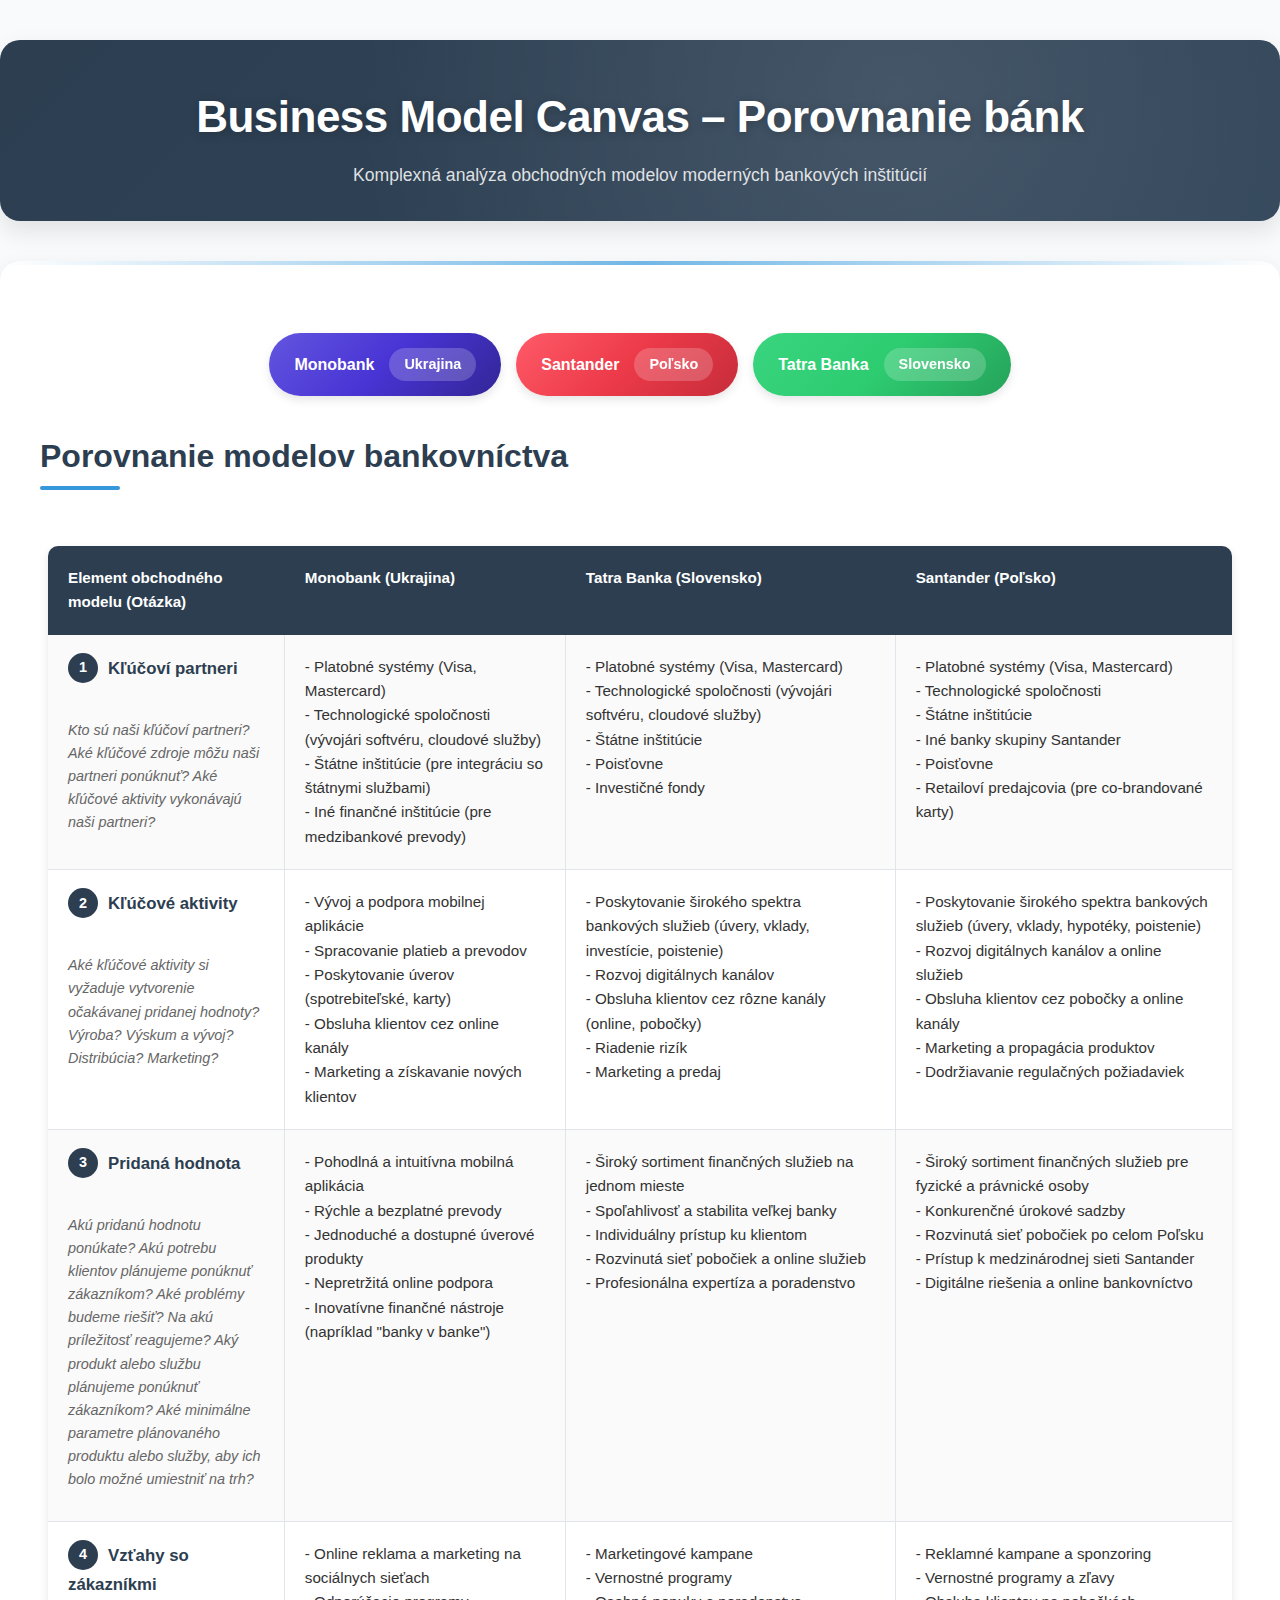
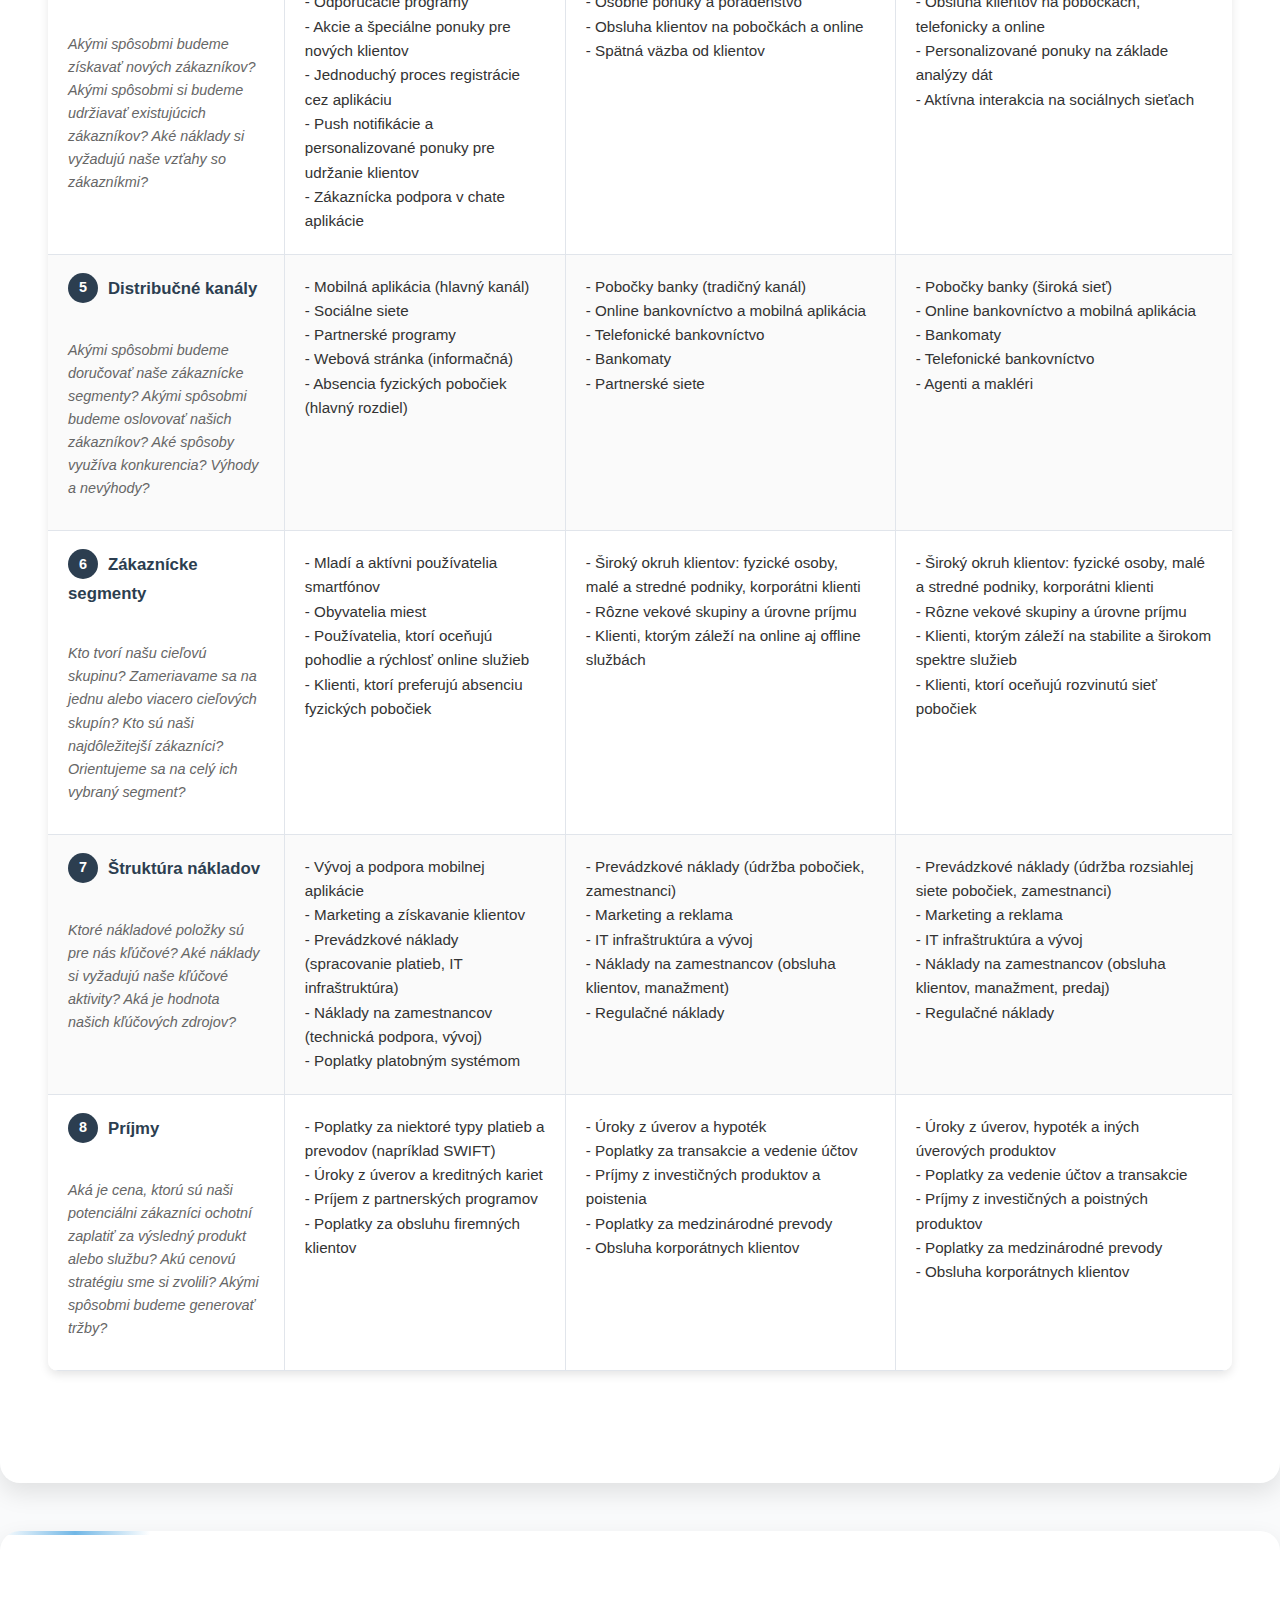
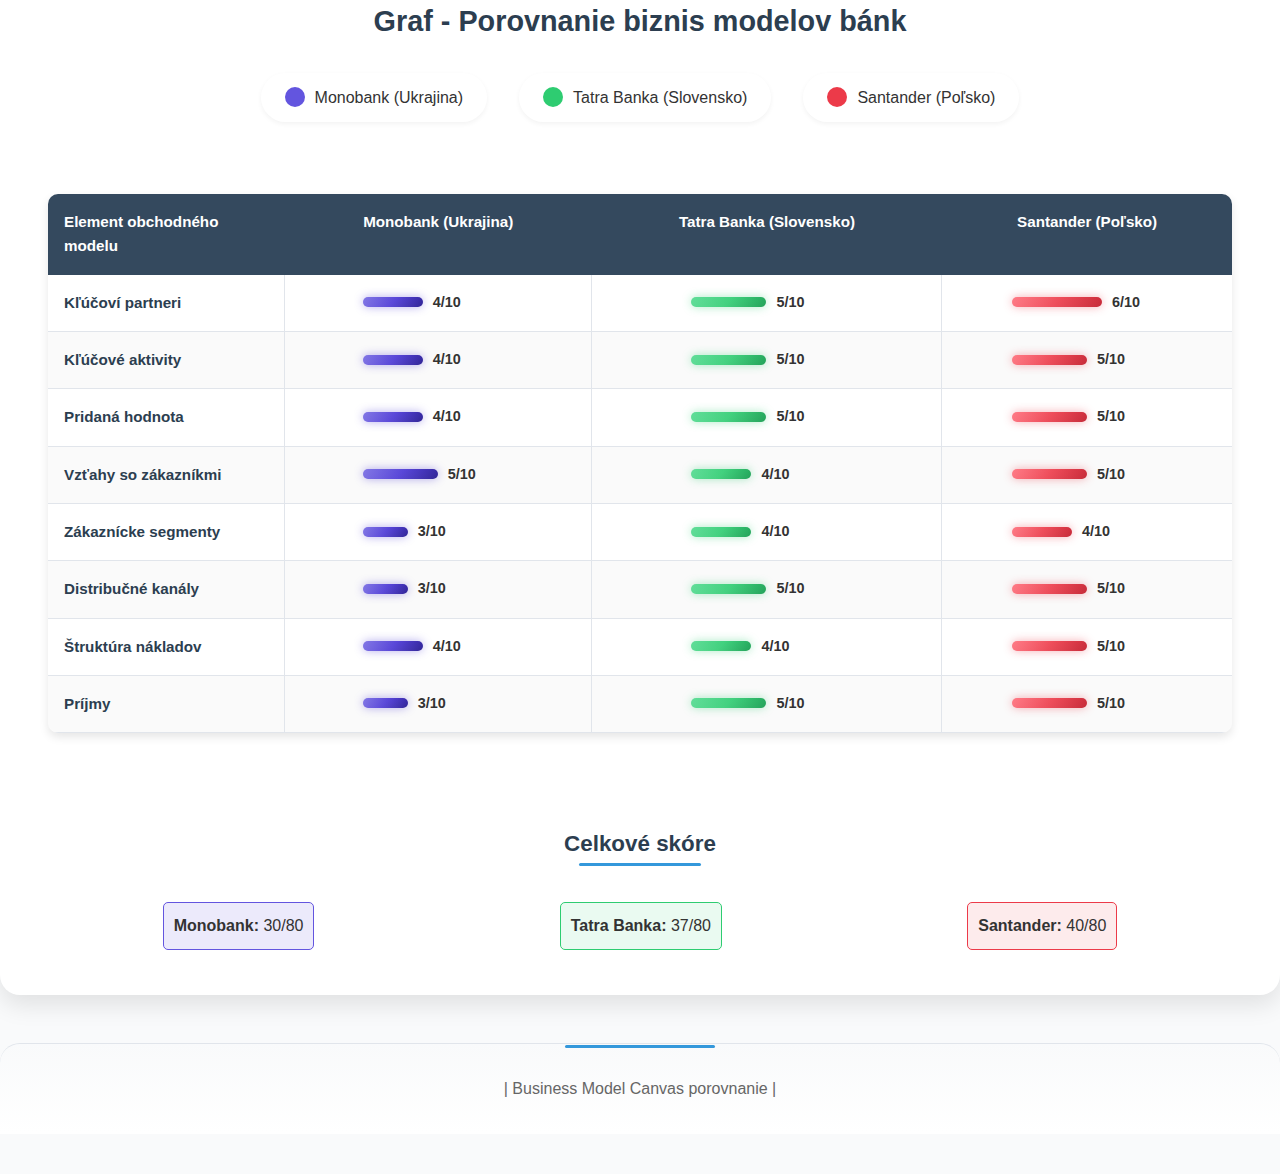
<file: index.html>
<!DOCTYPE html>
<html lang="sk">
<head>
    <meta charset="UTF-8">
    <meta name="viewport" content="width=device-width, initial-scale=1.0">
    <title>Business Model Canvas - Porovnanie bánk</title>
    <style>
        /* Основные переменные и настройки */
        :root {
    /* 🔮 Monobank */
    --monobank-color: #6355df;
    --monobank-color-dark: #322696;
    --monobank-gradient: linear-gradient(135deg, #6355df 0%, #4834d4 50%, #322696 100%);
    --monobank-silver: #c0c0c0;
    --monobank-black: #000000;
    --monobank-white: #ffffff;

    /* 🌿 Tatra banka */
    --tatra-color: #2ecc71;
    --tatra-gradient: linear-gradient(135deg, #39d57f 0%, #2ecc71 50%, #25a25a 100%);
    --tatra-darkgray: #333333;
    --tatra-white: #ffffff;

    /* 🔴 Santander */
    --santander-color: #ec3a49;
    --santander-gradient: linear-gradient(135deg, #ff5a68 0%, #ec3a49 50%, #c62c3a 100%);
    --santander-white: #ffffff;
    --santander-darkgray: #2c2c2c;

            
            /* Цветовая схема сайта */
            --primary-color: #2c3e50;
            --secondary-color: #34495e;
            --accent-color: #3498db;
            --bg-color: #f9fafb;
            --card-bg: #ffffff;
            --text-color: #333;
            --text-light: #666;
            --border-color: #e1e5eb;
            --header-bg: #f8f9fa;
            
            /* Тени */
            --shadow-sm: 0 2px 5px rgba(0, 0, 0, 0.05);
            --shadow-md: 0 4px 10px rgba(0, 0, 0, 0.1);
            --shadow-lg: 0 10px 25px rgba(0, 0, 0, 0.1);
            --shadow-hover: 0 15px 35px rgba(0, 0, 0, 0.1);
            
            /* Анимация */
            --transition-fast: 0.2s ease;
            --transition-normal: 0.3s ease;
            --transition-slow: 0.5s ease;
}

        /* Сброс и основные стили */
        * {
            box-sizing: border-box;
            margin: 0;
            padding: 0;
        }

        body {
            font-family: 'Inter', 'Segoe UI', -apple-system, BlinkMacSystemFont, Roboto, sans-serif;
            line-height: 1.6;
            color: var(--text-color);
            background: var(--bg-color);
            padding: 0;
            overflow-x: hidden;
            font-size: 16px;
        }

        /* Стили типографики */
        h1, h2, h3, h4, h5, h6 {
            font-weight: 700;
            line-height: 1.3;
            margin-bottom: 1rem;
            color: var(--primary-color);
        }

        h1 {
            font-size: 2.5rem;
            letter-spacing: -0.5px;
            margin-bottom: 1.5rem;
            text-align: center;
            background: linear-gradient(90deg, var(--primary-color), var(--accent-color));
            -webkit-background-clip: text;
            -webkit-text-fill-color: transparent;
            background-clip: text;
            text-fill-color: transparent;
        }

        h2 {
            font-size: 2rem;
            margin: 2.5rem 0 1.5rem;
            position: relative;
            padding-bottom: 0.75rem;
        }

        h2::after {
            content: '';
            position: absolute;
            bottom: 0;
            left: 0;
            width: 80px;
            height: 4px;
            background: var(--accent-color);
            border-radius: 2px;
        }

        h3 {
            font-size: 1.5rem;
            margin: 2rem 0 1rem;
        }

        h4 {
            font-size: 1.25rem;
            margin: 1.5rem 0 1rem;
        }

        /* Макет и контейнеры */
        .container {
            max-width: 1400px;
            margin: 2.5rem auto;
            padding: 0;
            background: transparent;
        }

        .content-wrapper {
            background: var(--card-bg);
            border-radius: 20px;
            box-shadow: var(--shadow-lg);
            padding: 2.5rem;
            margin-bottom: 2.5rem;
            transform: translateY(0);
            transition: transform var(--transition-normal), box-shadow var(--transition-normal);
        }

        .content-wrapper:hover {
            box-shadow: var(--shadow-hover);
            transform: translateY(-5px);
        }

        /* Шапка страницы */
        .header {
            text-align: center;
            padding: 3rem 1.5rem 2rem;
            background: linear-gradient(135deg, var(--primary-color), var(--secondary-color));
            margin-bottom: 2.5rem;
            border-radius: 20px;
            position: relative;
            overflow: hidden;
            box-shadow: var(--shadow-lg);
        }

        .header::before {
            content: '';
            position: absolute;
            top: 0;
            left: 0;
            right: 0;
            bottom: 0;
            background: radial-gradient(circle at 70% 30%, rgba(255, 255, 255, 0.1) 0%, rgba(255, 255, 255, 0) 60%);
        }

        .header h1 {
            color: white;
            background: transparent;
            -webkit-text-fill-color: white;
            text-fill-color: white;
            margin-bottom: 1rem;
            position: relative;
            font-size: 2.75rem;
            text-shadow: 0 2px 10px rgba(0, 0, 0, 0.2);
        }

        .header p {
            color: rgba(255, 255, 255, 0.85);
            max-width: 700px;
            margin: 0 auto;
            font-size: 1.1rem;
        }

        /* Индикаторы банков */
        .bank-indicators {
            display: flex;
            flex-wrap: wrap;
            justify-content: center;
            gap: 15px;
            margin: 2rem 0;
        }

        .bank-indicator {
            padding: 15px 25px;
            border-radius: 50px;
            font-weight: 700;
            display: flex;
            align-items: center;
            color: white;
            transition: transform var(--transition-fast), box-shadow var(--transition-fast);
            box-shadow: var(--shadow-md);
            position: relative;
            overflow: hidden;
        }

        .bank-indicator::before {
            content: '';
            position: absolute;
            top: 0;
            left: 0;
            right: 0;
            bottom: 0;
            background: rgba(255, 255, 255, 0.1);
            opacity: 0;
            transition: opacity var(--transition-fast);
        }

        .bank-indicator:hover {
            transform: translateY(-5px);
            box-shadow: var(--shadow-lg);
        }

        .bank-indicator:hover::before {
            opacity: 1;
        }

        .bank-indicator .score {
            margin-left: 15px;
            padding: 5px 15px;
            background: rgba(255, 255, 255, 0.2);
            border-radius: 20px;
            font-size: 0.9em;
            backdrop-filter: blur(5px);
            -webkit-backdrop-filter: blur(5px);
            transition: background var(--transition-fast);
        }

        .bank-indicator:hover .score {
            background: rgba(255, 255, 255, 0.3);
        }

        .monobank {
            background: var(--monobank-gradient);
        }

        .tatra {
            background: var(--tatra-gradient);
        }

        .santander {
            background: var(--santander-gradient);
        }

        /* Таблица сравнения */
        .table-container {
            overflow-x: auto;
            margin-bottom: 2.5rem;
            padding: 0.5rem;
        }

        table {
            width: 100%;
            border-collapse: separate;
            border-spacing: 0;
            margin: 1.5rem 0;
            font-size: 0.95rem;
            border-radius: 10px;
            overflow: hidden;
            box-shadow: var(--shadow-md);
            counter-reset: row-num;
        }

        th, td {
            padding: 1.25rem;
            text-align: left;
            border: none;
            vertical-align: top;
            position: relative;
        }

        th {
            background-color: var(--primary-color);
            color: white;
            font-weight: 600;
            position: sticky;
            top: 0;
            z-index: 10;
        }

        th:first-child {
            width: 20%;
        }

        tr {
            background-color: var(--card-bg);
            transition: background-color var(--transition-fast);
        }

        tr:nth-child(even) {
            background-color: rgba(0, 0, 0, 0.02);
        }

        tr:hover {
            background-color: rgba(52, 152, 219, 0.05);
        }

        td {
            border-bottom: 1px solid var(--border-color);
        }

        td:not(:last-child) {
            border-right: 1px solid var(--border-color);
        }

        td strong {
            display: block;
            margin-bottom: 10px;
            color: var(--primary-color);
            font-size: 1.05rem;
        }

        td em {
            font-size: 0.9rem;
            color: var(--text-light);
            display: block;
            margin-bottom: 10px;
            font-style: italic;
        }

        td ul {
            padding-left: 1.5rem;
            margin: 0.5rem 0;
        }

        td li {
            margin-bottom: 0.5rem;
        }

        /* Счетчик строк таблицы (для правильной нумерации) */
        tbody tr td:first-child {
            counter-increment: row-num;
        }

        tbody tr td:first-child strong::before {
            content: counter(row-num);
            display: inline-flex;
            align-items: center;
            justify-content: center;
            width: 30px;
            height: 30px;
            background-color: var(--primary-color);
            color: white;
            border-radius: 50%;
            margin-right: 10px;
            font-size: 0.9rem;
            position: relative;
            top: -2px;
        }

        /* График сравнения */
        .chart-section {
            margin: 3rem 0;
            background-color: var(--card-bg);
            padding: 2.5rem;
            border-radius: 20px;
            box-shadow: var(--shadow-lg);
            position: relative;
            overflow: hidden;
        }

        .chart-section::after {
            content: '';
            position: absolute;
            top: 0;
            right: 0;
            width: 150px;
            height: 150px;
            background: linear-gradient(135deg, rgba(52, 152, 219, 0.1), rgba(52, 152, 219, 0));
            border-radius: 0 0 0 150px;
            z-index: 0;
        }

        .chart-section h3 {
            position: relative;
            text-align: center;
            font-size: 1.8rem;
            margin-bottom: 2rem;
            z-index: 1;
        }

        .chart-legend {
            display: flex;
            justify-content: center;
            flex-wrap: wrap;
            gap: 2rem;
            margin: 1.5rem 0 2.5rem;
            z-index: 1;
            position: relative;
        }

        .legend-item {
            display: flex;
            align-items: center;
            padding: 0.75rem 1.5rem;
            background: white;
            border-radius: 50px;
            box-shadow: var(--shadow-sm);
            transition: transform var(--transition-fast), box-shadow var(--transition-fast);
        }

        .legend-item:hover {
            transform: translateY(-3px);
            box-shadow: var(--shadow-md);
        }

        .legend-color {
            width: 20px;
            height: 20px;
            margin-right: 10px;
            border-radius: 50%;
        }

        .chart-table {
            box-shadow: var(--shadow-md);
            border-radius: 10px;
            overflow: hidden;
            z-index: 1;
            position: relative;
        }

        .chart-table th, 
        .chart-table td {
            text-align: center;
            padding: 1rem;
        }

        .chart-table th {
            background-color: var(--secondary-color);
            font-weight: 600;
        }

        .chart-table th:first-child {
            text-align: left;
        }

        .chart-table td:first-child {
            text-align: left;
            font-weight: 600;
            color: var(--primary-color);
        }

        .chart-table tr:hover {
            background-color: rgba(52, 152, 219, 0.05);
        }

        /* Индикатор значения в таблице */
        .value-indicator {
            display: flex;
            align-items: center;
            justify-content: flex-start;
            margin: 0 auto;
            max-width: 150px;
            position: relative;
        }

        .value-bar {
            height: 10px;
            border-radius: 5px;
            margin-right: 10px;
            position: relative;
            overflow: hidden;
            transition: width var(--transition-slow), transform var(--transition-fast);
            transform-origin: left center;
        }

        .value-bar::after {
            content: '';
            position: absolute;
            top: 0;
            left: 0;
            right: 0;
            bottom: 0;
            background: linear-gradient(90deg, rgba(255, 255, 255, 0.2), rgba(255, 255, 255, 0));
            animation: shimmer 2s infinite;
        }

        @keyframes shimmer {
            0% { transform: translateX(-100%); }
            100% { transform: translateX(100%); }
        }

        .value-indicator:hover .value-bar {
            height: 12px;
            transform: scaleY(1.2);
        }

        .value-indicator span {
            font-weight: 600;
            font-size: 0.9rem;
        }

        .monobank-value {
            background: var(--monobank-gradient);
            box-shadow: 0 0 10px rgba(72, 52, 212, 0.4);
        }

        .tatra-value {
            background: var(--tatra-gradient);
            box-shadow: 0 0 10px rgba(46, 204, 113, 0.4);
        }

        .santander-value {
            background: var(--santander-gradient);
            box-shadow: 0 0 10px rgba(236, 58, 73, 0.4);
        }

        /* Общий результат */
        .chart-summary {
            margin-top: 3rem;
            text-align: center;
            position: relative;
            z-index: 1;
        }

        .chart-summary h4 {
            font-size: 1.4rem;
            margin-bottom: 1.5rem;
            position: relative;
            display: inline-block;
        }

        .chart-summary h4::after {
            content: '';
            position: absolute;
            bottom: -8px;
            left: 10%;
            width: 80%;
            height: 3px;
            background: var(--accent-color);
            border-radius: 3px;
        }

        .score-cards {
            display: flex;
            justify-content: space-around;
            flex-wrap: wrap;
            gap: 20px;
        }

        .score-card {
            padding: 1.5rem;
            border-radius: 15px;
            flex: 1;
            min-width: 200px;
            max-width: 300px;
            transition: transform var(--transition-normal), box-shadow var(--transition-normal);
            position: relative;
            overflow: hidden;
        }

        .score-card::before {
            content: '';
            position: absolute;
            top: 0;
            left: 0;
            right: 0;
            bottom: 0;
            background: rgba(255, 255, 255, 0.1);
            transform: translateY(100%);
            transition: transform var(--transition-normal);
        }

        .score-card:hover {
            transform: translateY(-10px);
            box-shadow: var(--shadow-lg);
        }

        .score-card:hover::before {
            transform: translateY(0);
        }

        .score-card strong {
            font-size: 1.2rem;
            margin-bottom: 0.5rem;
            display: block;
            color: white;
        }

        .score-card .score-value {
            font-size: 2rem;
            font-weight: 700;
            color: white;
        }

        .monobank-card {
            background: var(--monobank-gradient);
            box-shadow: 0 5px 15px rgba(72, 52, 212, 0.3);
        }

        .tatra-card {
            background: var(--tatra-gradient);
            box-shadow: 0 5px 15px rgba(46, 204, 113, 0.3);
        }

        .santander-card {
            background: var(--santander-gradient);
            box-shadow: 0 5px 15px rgba(236, 58, 73, 0.3);
        }

        /* Подвал */
        .footer {
            text-align: center;
            margin-top: 3rem;
            padding: 2rem 1rem;
            color: var(--text-light);
            border-top: 1px solid var(--border-color);
            position: relative;
            background: linear-gradient(to bottom, var(--bg-color), white);
            border-radius: 20px 20px 0 0;
        }

        .footer::before {
            content: '';
            position: absolute;
            top: 1px;
            left: 50%;
            transform: translateX(-50%);
            width: 150px;
            height: 3px;
            background: var(--accent-color);
            border-radius: 3px;
        }

        .footer p {
            margin: 0;
            font-weight: 500;
        }

        /* Анимация при загрузке страницы */
        @keyframes fadeInUp {
            from { opacity: 0; transform: translateY(20px); }
            to { opacity: 1; transform: translateY(0); }
        }

        .header, .bank-indicators, .content-wrapper, .chart-section, .footer {
            animation: fadeInUp var(--transition-slow) both;
        }

        .header { animation-delay: 0.1s; }
        .bank-indicators { animation-delay: 0.3s; }
        .content-wrapper { animation-delay: 0.5s; }
        .chart-section { animation-delay: 0.7s; }
        .footer { animation-delay: 0.9s; }

        /* Анимация прогресс-баров */
        @keyframes growBar {
            from { width: 0; }
        }

        .value-bar {
            animation: growBar 1.5s ease-out forwards;
        }

        /* Улучшенная версия общего результата */
        .chart-summary .score-cards {
            margin-top: 2rem;
        }

        /* Медиа-запросы */
        @media (max-width: 1200px) {
            .container {
                max-width: 95%;
            }
            
            h1 {
                font-size: 2.3rem;
            }
            
            h2 {
                font-size: 1.8rem;
            }
            
            .content-wrapper, .chart-section {
                padding: 2rem;
            }
        }

        @media (max-width: 992px) {
            h1 {
                font-size: 2rem;
            }
            
            h2 {
                font-size: 1.6rem;
            }
            
            h3 {
                font-size: 1.4rem;
            }
            
            .bank-indicator {
                padding: 12px 20px;
            }
            
            th, td {
                padding: 1rem;
            }
        }

        @media (max-width: 768px) {
            body {
                font-size: 15px;
            }
            
            h1 {
                font-size: 1.8rem;
            }
            
            h2 {
                font-size: 1.5rem;
            }
            
            h3 {
                font-size: 1.3rem;
            }
            
            .content-wrapper, .chart-section {
                padding: 1.5rem;
                border-radius: 15px;
            }
            
            .header {
                padding: 2rem 1rem;
            }
            
            .bank-indicator {
                width: 100%;
                max-width: 300px;
                justify-content: space-between;
            }
            
            th, td {
                padding: 0.8rem;
                font-size: 0.85rem;
            }
            
            td strong {
                font-size: 1rem;
            }
            
            .chart-table th, 
            .chart-table td {
                padding: 0.75rem 0.5rem;
            }
            
            .value-indicator {
                max-width: 120px;
            }
            
            .score-card {
                min-width: 150px;
                padding: 1.25rem;
            }
        }

        @media (max-width: 480px) {
            body {
                font-size: 14px;
            }
            
            .container {
                max-width: 100%;
                margin: 1rem auto;
            }
            
            h1 {
                font-size: 1.6rem;
            }
            
            h2 {
                font-size: 1.4rem;
            }
            
            .content-wrapper, .chart-section {
                padding: 1.25rem;
                border-radius: 12px;
            }
            
            td strong {
                font-size: 0.95rem;
            }
            
            td em {
                font-size: 0.8rem;
            }
            
            .chart-legend {
                gap: 1rem;
            }
            
            .legend-item {
                padding: 0.5rem 1rem;
                font-size: 0.85rem;
            }
            
            .legend-color {
                width: 15px;
                height: 15px;
            }
            
            .value-indicator span {
                font-size: 0.8rem;
            }
            
            .chart-summary h4 {
                font-size: 1.2rem;
            }
            
            .score-card {
                padding: 1rem;
            }
            
            .score-card strong {
                font-size: 1rem;
            }
            
            .score-card .score-value {
                font-size: 1.6rem;
            }
        }

        /* Дополнительные улучшения HTML-структуры */
        /* Добавьте эти классы в соответствующие элементы в HTML */

        /* Обертка для заголовка */
        .header {
            background-attachment: fixed;
        }

        /* Добавляем стили для общего обзора */
        .overview-section {
            background: white;
            padding: 2.5rem;
            border-radius: 20px;
            box-shadow: var(--shadow-lg);
            margin-bottom: 2.5rem;
            position: relative;
            overflow: hidden;
        }

        .overview-section::before {
            content: '';
            position: absolute;
            bottom: 0;
            right: 0;
            width: 200px;
            height: 200px;
            background: radial-gradient(circle at center, rgba(52, 152, 219, 0.1), transparent);
            border-radius: 50%;
            z-index: 0;
        }

        /* Горизонтальные линии для лучшей читаемости таблицы */
        tr:not(:last-child) td {
            border-bottom: 1px solid var(--border-color);
        }

        /* Анимированный прогресс для итоговых результатов */
        .circular-progress {
            position: relative;
            width: 120px;
            height: 120px;
            margin: 1rem auto;
            border-radius: 50%;
            display: flex;
            justify-content: center;
            align-items: center;
        }

        .progress-bg {
            position: absolute;
            width: 100%;
            height: 100%;
            border-radius: 50%;
            background: rgba(255, 255, 255, 0.2);
        }

        .progress-fill {
            position: absolute;
            width: 100%;
            height: 100%;
            border-radius: 50%;
            clip: rect(0, 60px, 120px, 0);
            transform: rotate(0deg);
            transform-origin: center;
            transition: transform 1.5s ease-out;
        }

        .monobank-card .progress-fill { 
            background-color: rgba(255, 255, 255, 0.3);
        }

        .tatra-card .progress-fill { 
            background-color: rgba(255, 255, 255, 0.3);
        }

        .santander-card .progress-fill { 
            background-color: rgba(255, 255, 255, 0.3);
        }

        .progress-value {
            position: relative;
            z-index: 2;
            font-size: 1.8rem;
            font-weight: 700;
            color: white;
        }

        /* Эффект наложения для более глубоких теней */
        .content-wrapper::after,
        .chart-section::after,
        .overview-section::after {
            content: '';
            position: absolute;
            top: 0;
            left: 0;
            right: 0;
            height: 4px;
            background: linear-gradient(90deg, transparent, var(--accent-color), transparent);
            opacity: 0.7;
        }

    </style>
</head>

<body>
    <div class="container">
        <div class="header">
            <h1>Business Model Canvas – Porovnanie bánk</h1>
            <p>Komplexná analýza obchodných modelov moderných bankových inštitúcií</p>
        </div>
        
        <div class="content-wrapper">
            <div class="bank-indicators">
                <div class="bank-indicator monobank">
                    Monobank <span class="score">Ukrajina</span>
                </div>
                <div class="bank-indicator santander">
                    Santander <span class="score">Poľsko</span>
                </div>
                <div class="bank-indicator tatra">
                    Tatra Banka <span class="score">Slovensko</span>
                </div>
            </div>
            
            <h2>Porovnanie modelov bankovníctva</h2>
            
            <div class="table-container">
                <table>
                    <tr>
                        <th>Element obchodného modelu (Otázka)</th>
                        <th>Monobank (Ukrajina)</th>
                        <th>Tatra Banka (Slovensko)</th>
                        <th>Santander (Poľsko)</th>
                    </tr>
                    <tr>
                        <td><strong>Kľúčoví partneri</strong><br><em>Kto sú naši kľúčoví partneri? Aké kľúčové zdroje môžu naši partneri ponúknuť? Aké kľúčové aktivity vykonávajú naši partneri?</em></td>
                        <td>- Platobné systémy (Visa, Mastercard)<br>- Technologické spoločnosti (vývojári softvéru, cloudové služby)<br>- Štátne inštitúcie (pre integráciu so štátnymi službami)<br>- Iné finančné inštitúcie (pre medzibankové prevody)</td>
                        <td>- Platobné systémy (Visa, Mastercard)<br>- Technologické spoločnosti (vývojári softvéru, cloudové služby)<br>- Štátne inštitúcie<br>- Poisťovne<br>- Investičné fondy</td>
                        <td>- Platobné systémy (Visa, Mastercard)<br>- Technologické spoločnosti<br>- Štátne inštitúcie<br>- Iné banky skupiny Santander<br>- Poisťovne<br>- Retailoví predajcovia (pre co-brandované karty)</td>
                    </tr>
                    <tr>
                        <td><strong>Kľúčové aktivity</strong><br><em>Aké kľúčové aktivity si vyžaduje vytvorenie očakávanej pridanej hodnoty? Výroba? Výskum a vývoj? Distribúcia? Marketing?</em></td>
                        <td>- Vývoj a podpora mobilnej aplikácie<br>- Spracovanie platieb a prevodov<br>- Poskytovanie úverov (spotrebiteľské, karty)<br>- Obsluha klientov cez online kanály<br>- Marketing a získavanie nových klientov</td>

<td>- Poskytovanie širokého spektra bankových služieb (úvery, vklady, investície, poistenie)<br>- Rozvoj digitálnych kanálov<br>- Obsluha klientov cez rôzne kanály (online, pobočky)<br>- Riadenie rizík<br>- Marketing a predaj</td>
                        <td>- Poskytovanie širokého spektra bankových služieb (úvery, vklady, hypotéky, poistenie)<br>- Rozvoj digitálnych kanálov a online služieb<br>- Obsluha klientov cez pobočky a online kanály<br>- Marketing a propagácia produktov<br>- Dodržiavanie regulačných požiadaviek</td>
                    </tr>
                    <tr>
                        <td><strong>Pridaná hodnota</strong><br><em>Akú pridanú hodnotu ponúkate? Akú potrebu klientov plánujeme ponúknuť zákazníkom? Aké problémy budeme riešiť? Na akú príležitosť reagujeme? Aký produkt alebo službu plánujeme ponúknuť zákazníkom? Aké minimálne parametre plánovaného produktu alebo služby, aby ich bolo možné umiestniť na trh?</em></td>
                        <td>- Pohodlná a intuitívna mobilná aplikácia<br>- Rýchle a bezplatné prevody<br>- Jednoduché a dostupné úverové produkty<br>- Nepretržitá online podpora<br>- Inovatívne finančné nástroje (napríklad "banky v banke")</td>
                        <td>- Široký sortiment finančných služieb na jednom mieste<br>- Spoľahlivosť a stabilita veľkej banky<br>- Individuálny prístup ku klientom<br>- Rozvinutá sieť pobočiek a online služieb<br>- Profesionálna expertíza a poradenstvo</td>
                        <td>- Široký sortiment finančných služieb pre fyzické a právnické osoby<br>- Konkurenčné úrokové sadzby<br>- Rozvinutá sieť pobočiek po celom Poľsku<br>- Prístup k medzinárodnej sieti Santander<br>- Digitálne riešenia a online bankovníctvo</td>
                    </tr>
                    <tr>
                        <td><strong>Vzťahy so zákazníkmi</strong><br><em>Akými spôsobmi budeme získavať nových zákazníkov? Akými spôsobmi si budeme udržiavať existujúcich zákazníkov? Aké náklady si vyžadujú naše vzťahy so zákazníkmi?</em></td>
                        <td>- Online reklama a marketing na sociálnych sieťach<br>- Odporúčacie programy<br>- Akcie a špeciálne ponuky pre nových klientov<br>- Jednoduchý proces registrácie cez aplikáciu<br>- Push notifikácie a personalizované ponuky pre udržanie klientov<br>- Zákaznícka podpora v chate aplikácie</td>
                        <td>- Marketingové kampane<br>- Vernostné programy<br>- Osobné ponuky a poradenstvo<br>- Obsluha klientov na pobočkách a online<br>- Spätná väzba od klientov</td>
                        <td>- Reklamné kampane a sponzoring<br>- Vernostné programy a zľavy<br>- Obsluha klientov na pobočkách, telefonicky a online<br>- Personalizované ponuky na základe analýzy dát<br>- Aktívna interakcia na sociálnych sieťach</td>
                    </tr>
                    <tr>
                        <td><strong>Distribučné kanály</strong><br><em>Akými spôsobmi budeme doručovať naše zákaznícke segmenty? Akými spôsobmi budeme oslovovať našich zákazníkov? Aké spôsoby využíva konkurencia? Výhody a nevýhody?</em></td>
                        <td>- Mobilná aplikácia (hlavný kanál)<br>- Sociálne siete<br>- Partnerské programy<br>- Webová stránka (informačná)<br>- Absencia fyzických pobočiek (hlavný rozdiel)</td>
                        <td>- Pobočky banky (tradičný kanál)<br>- Online bankovníctvo a mobilná aplikácia<br>- Telefonické bankovníctvo<br>- Bankomaty<br>- Partnerské siete</td>
                        <td>- Pobočky banky (široká sieť)<br>- Online bankovníctvo a mobilná aplikácia<br>- Bankomaty<br>- Telefonické bankovníctvo<br>- Agenti a makléri</td>
                    </tr>
                    <tr>
                        <td><strong>Zákaznícke segmenty</strong><br><em>Kto tvorí našu cieľovú skupinu? Zameriavame sa na jednu alebo viacero cieľových skupín? Kto sú naši najdôležitejší zákazníci? Orientujeme sa na celý ich vybraný segment?</em></td>

<td>- Mladí a aktívni používatelia smartfónov<br>- Obyvatelia miest<br>- Používatelia, ktorí oceňujú pohodlie a rýchlosť online služieb<br>- Klienti, ktorí preferujú absenciu fyzických pobočiek</td>
                        <td>- Široký okruh klientov: fyzické osoby, malé a stredné podniky, korporátni klienti<br>- Rôzne vekové skupiny a úrovne príjmu<br>- Klienti, ktorým záleží na online aj offline službách</td>
                        <td>- Široký okruh klientov: fyzické osoby, malé a stredné podniky, korporátni klienti<br>- Rôzne vekové skupiny a úrovne príjmu<br>- Klienti, ktorým záleží na stabilite a širokom spektre služieb<br>- Klienti, ktorí oceňujú rozvinutú sieť pobočiek</td>
                    </tr>
                    <tr>
                        <td><strong>Štruktúra nákladov</strong><br><em>Ktoré nákladové položky sú pre nás kľúčové? Aké náklady si vyžadujú naše kľúčové aktivity? Aká je hodnota našich kľúčových zdrojov?</em></td>
                        <td>- Vývoj a podpora mobilnej aplikácie<br>- Marketing a získavanie klientov<br>- Prevádzkové náklady (spracovanie platieb, IT infraštruktúra)<br>- Náklady na zamestnancov (technická podpora, vývoj)<br>- Poplatky platobným systémom</td>
                        <td>- Prevádzkové náklady (údržba pobočiek, zamestnanci)<br>- Marketing a reklama<br>- IT infraštruktúra a vývoj<br>- Náklady na zamestnancov (obsluha klientov, manažment)<br>- Regulačné náklady</td>
                        <td>- Prevádzkové náklady (údržba rozsiahlej siete pobočiek, zamestnanci)<br>- Marketing a reklama<br>- IT infraštruktúra a vývoj<br>- Náklady na zamestnancov (obsluha klientov, manažment, predaj)<br>- Regulačné náklady</td>
                    </tr>
                    <tr>
                        <td><strong>Príjmy</strong><br><em>Aká je cena, ktorú sú naši potenciálni zákazníci ochotní zaplatiť za výsledný produkt alebo službu? Akú cenovú stratégiu sme si zvolili? Akými spôsobmi budeme generovať tržby?</em></td>
                        <td>- Poplatky za niektoré typy platieb a prevodov (napríklad SWIFT)<br>- Úroky z úverov a kreditných kariet<br>- Príjem z partnerských programov<br>- Poplatky za obsluhu firemných klientov</td>
                        <td>- Úroky z úverov a hypoték<br>- Poplatky za transakcie a vedenie účtov<br>- Príjmy z investičných produktov a poistenia<br>- Poplatky za medzinárodné prevody<br>- Obsluha korporátnych klientov</td>
                        <td>- Úroky z úverov, hypoték a iných úverových produktov<br>- Poplatky za vedenie účtov a transakcie<br>- Príjmy z investičných a poistných produktov<br>- Poplatky za medzinárodné prevody<br>- Obsluha korporátnych klientov</td>
                    </tr>
                </table>
            </div>
        </div>

<div class="chart-section">
            <h3>Graf - Porovnanie biznis modelov bánk</h3>
            
            <div class="chart-legend">
                <div class="legend-item">
                    <div class="legend-color" style="background-color: var(--monobank-color);"></div>
                    <span>Monobank (Ukrajina)</span>
                </div>
                <div class="legend-item">
                    <div class="legend-color" style="background-color: var(--tatra-color);"></div>
                    <span>Tatra Banka (Slovensko)</span>
                </div>
                <div class="legend-item">
                    <div class="legend-color" style="background-color: var(--santander-color);"></div>
                    <span>Santander (Poľsko)</span>
                </div>
            </div>
            
            <div class="table-container">
                <table class="chart-table">
                    <thead>
                        <tr>
                            <th>Element obchodného modelu</th>
                            <th>Monobank (Ukrajina)</th>
                            <th>Tatra Banka (Slovensko)</th>
                            <th>Santander (Poľsko)</th>
                        </tr>
                    </thead>
                    <tbody>
                        <tr>
                            <td>Kľúčoví partneri</td>
                            <td>
                                <div class="value-indicator">
                                    <div class="value-bar monobank-value" style="width: 40%;"></div>
                                    <span>4/10</span>
                                </div>
                            </td>
                            <td>
                                <div class="value-indicator">
                                    <div class="value-bar tatra-value" style="width: 50%;"></div>
                                    <span>5/10</span>
                                </div>
                            </td>
                            <td>
                                <div class="value-indicator">
                                    <div class="value-bar santander-value" style="width: 60%;"></div>
                                    <span>6/10</span>
                                </div>
                            </td>
                        </tr>
                        <tr>
                            <td>Kľúčové aktivity</td>
                            <td>
                                <div class="value-indicator">
                                    <div class="value-bar monobank-value" style="width: 40%;"></div>
                                    <span>4/10</span>
                                </div>
                            </td>
                            <td>
                                <div class="value-indicator">
                                    <div class="value-bar tatra-value" style="width: 50%;"></div>
                                    <span>5/10</span>
                                </div>
                            </td>
                            <td>
                                <div class="value-indicator">
                                    <div class="value-bar santander-value" style="width: 50%;"></div>
                                    <span>5/10</span>
                                </div>
                            </td>
                        </tr>
                        <tr>
                            <td>Pridaná hodnota</td>
                            <td>
                                <div class="value-indicator">
                                    <div class="value-bar monobank-value" style="width: 40%;"></div>
                                    <span>4/10</span>
                                </div>
                            </td>
                            <td>
                                <div class="value-indicator">
                                    <div class="value-bar tatra-value" style="width: 50%;"></div>

<span>5/10</span>
                                </div>
                            </td>
                            <td>
                                <div class="value-indicator">
                                    <div class="value-bar santander-value" style="width: 50%;"></div>
                                    <span>5/10</span>
                                </div>
                            </td>
                        </tr>
                        <tr>
                            <td>Vzťahy so zákazníkmi</td>
                            <td>
                                <div class="value-indicator">
                                    <div class="value-bar monobank-value" style="width: 50%;"></div>
                                    <span>5/10</span>
                                </div>
                            </td>
                            <td>
                                <div class="value-indicator">
                                    <div class="value-bar tatra-value" style="width: 40%;"></div>
                                    <span>4/10</span>
                                </div>
                            </td>
                            <td>
                                <div class="value-indicator">
                                    <div class="value-bar santander-value" style="width: 50%;"></div>
                                    <span>5/10</span>
                                </div>
                            </td>
                        </tr>
                        <tr>
                            <td>Zákaznícke segmenty</td>
                            <td>
                                <div class="value-indicator">
                                    <div class="value-bar monobank-value" style="width: 30%;"></div>
                                    <span>3/10</span>
                                </div>
                            </td>
                            <td>
                                <div class="value-indicator">
                                    <div class="value-bar tatra-value" style="width: 40%;"></div>
                                    <span>4/10</span>
                                </div>
                            </td>
                            <td>
                                <div class="value-indicator">
                                    <div class="value-bar santander-value" style="width: 40%;"></div>
                                    <span>4/10</span>
                                </div>
                            </td>
                        </tr>
                        <tr>
                            <td>Distribučné kanály</td>
                            <td>
                                <div class="value-indicator">
                                    <div class="value-bar monobank-value" style="width: 30%;"></div>
                                    <span>3/10</span>
                                </div>
                            </td>
                            <td>
                                <div class="value-indicator">
                                    <div class="value-bar tatra-value" style="width: 50%;"></div>
                                    <span>5/10</span>
                                </div>
                            </td>
                            <td>
                                <div class="value-indicator">
                                    <div class="value-bar santander-value" style="width: 50%;"></div>
                                    <span>5/10</span>
                                </div>
                            </td>
                        </tr>
                        <tr>
                            <td>Štruktúra nákladov</td>
                            <td>
                                <div class="value-indicator">
                                    <div class="value-bar monobank-value" style="width: 40%;"></div>
                                    <span>4/10</span>
                                </div>

</td>
                            <td>
                                <div class="value-indicator">
                                    <div class="value-bar tatra-value" style="width: 40%;"></div>
                                    <span>4/10</span>
                                </div>
                            </td>
                            <td>
                                <div class="value-indicator">
                                    <div class="value-bar santander-value" style="width: 50%;"></div>
                                    <span>5/10</span>
                                </div>
                            </td>
                        </tr>
                        <tr>
                            <td>Príjmy</td>
                            <td>
                                <div class="value-indicator">
                                    <div class="value-bar monobank-value" style="width: 30%;"></div>
                                    <span>3/10</span>
                                </div>
                            </td>
                            <td>
                                <div class="value-indicator">
                                    <div class="value-bar tatra-value" style="width: 50%;"></div>
                                    <span>5/10</span>
                                </div>
                            </td>
                            <td>
                                <div class="value-indicator">
                                    <div class="value-bar santander-value" style="width: 50%;"></div>
                                    <span>5/10</span>
                                </div>
                            </td>
                        </tr>
                    </tbody>
                </table>
            </div>
            
            <div class="chart-summary" style="margin-top: 20px; text-align: center;">
                <h4>Celkové skóre</h4>
                <div style="display: flex; justify-content: space-around; margin-top: 15px; flex-wrap: wrap;">
                    <div style="padding: 10px; border-radius: 5px; background-color: rgba(72, 52, 212, 0.1); border: 1px solid var(--monobank-color); margin: 5px;">
                        <strong>Monobank:</strong> 30/80
                    </div>
                    <div style="padding: 10px; border-radius: 5px; background-color: rgba(46, 204, 113, 0.1); border: 1px solid var(--tatra-color); margin: 5px;">
                        <strong>Tatra Banka:</strong> 37/80
                    </div>
                    <div style="padding: 10px; border-radius: 5px; background-color: rgba(236, 58, 73, 0.1); border: 1px solid var(--santander-color); margin: 5px;">
                        <strong>Santander:</strong> 40/80
                    </div>
                </div>
            </div>
        </div>
        
        <div class="footer">
            <p>| Business Model Canvas porovnanie | </p>
        </div>
    
        <script>
            document.addEventListener('DOMContentLoaded'), function() {
                // Функция для анимации полос прогресса
                function animateValueBars() {
                    const valueBars = document.querySelectorAll('.value-bar');
                }
            }
</file>
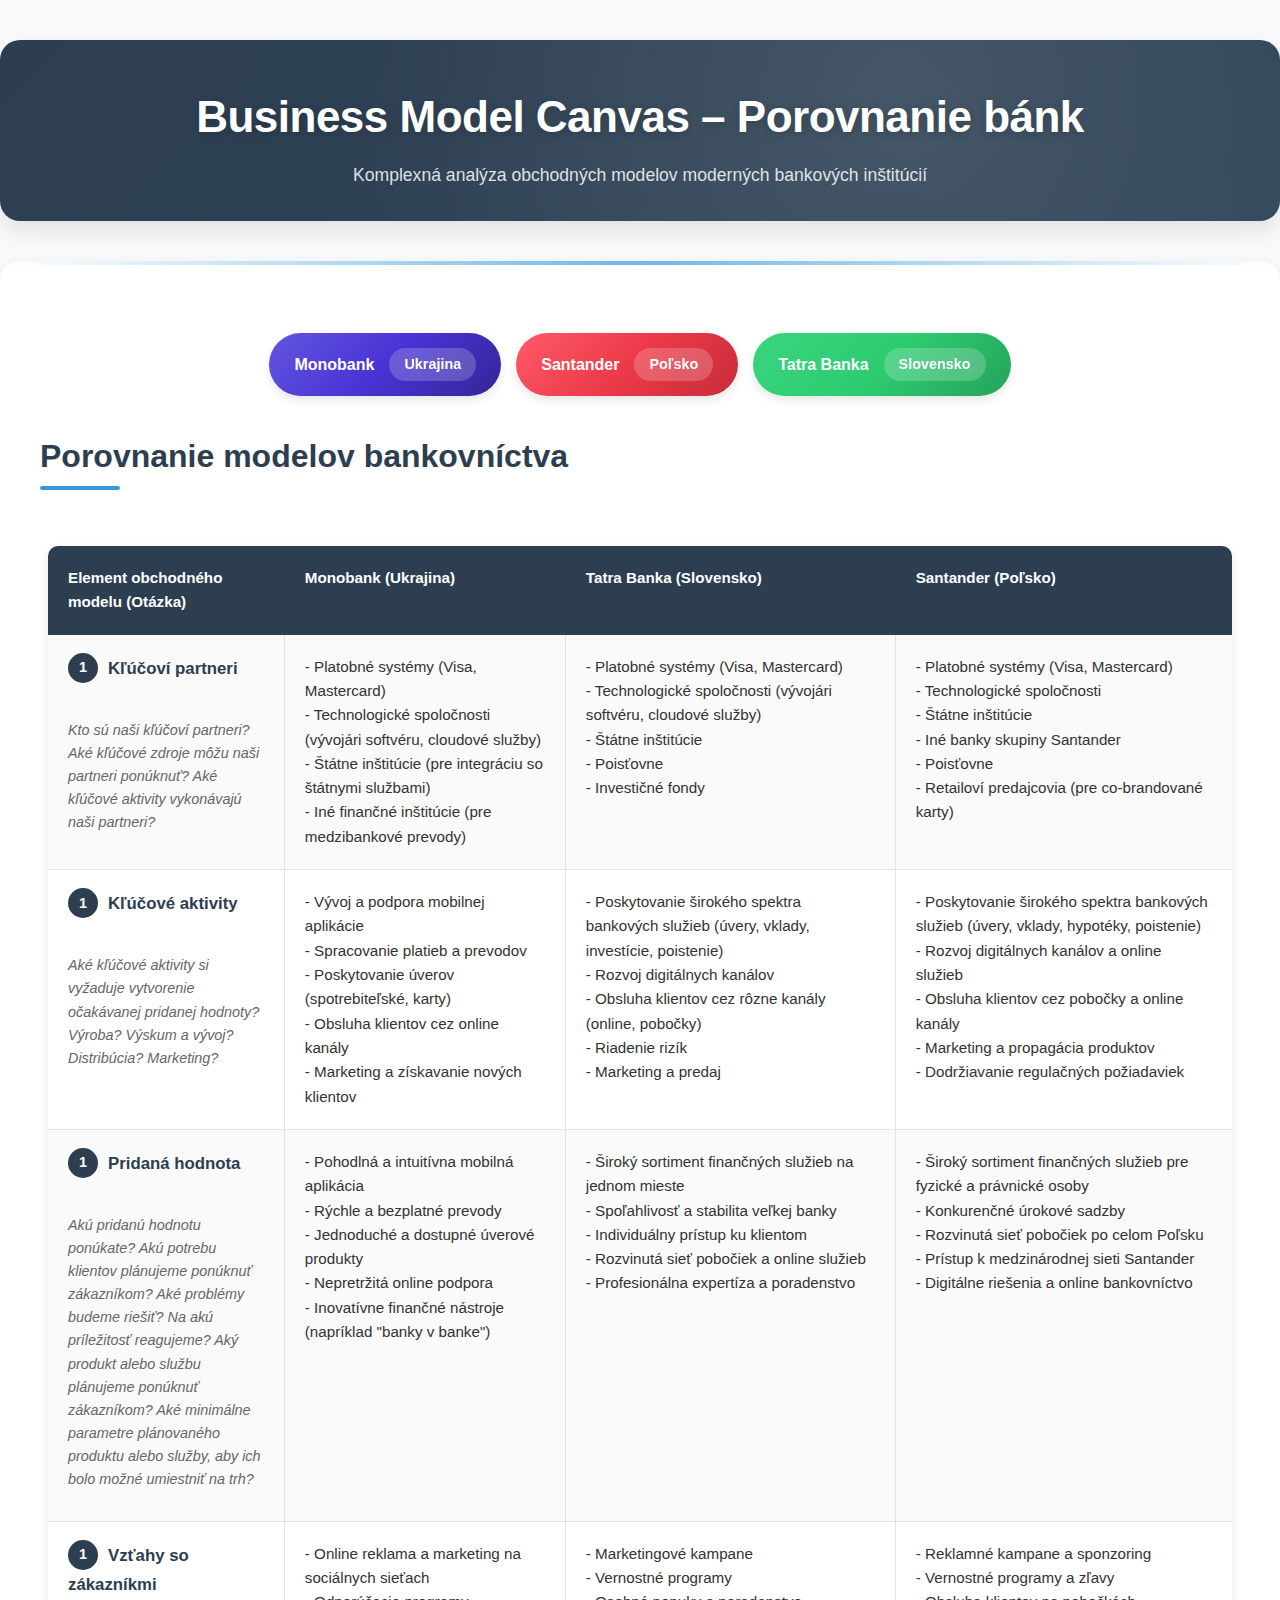
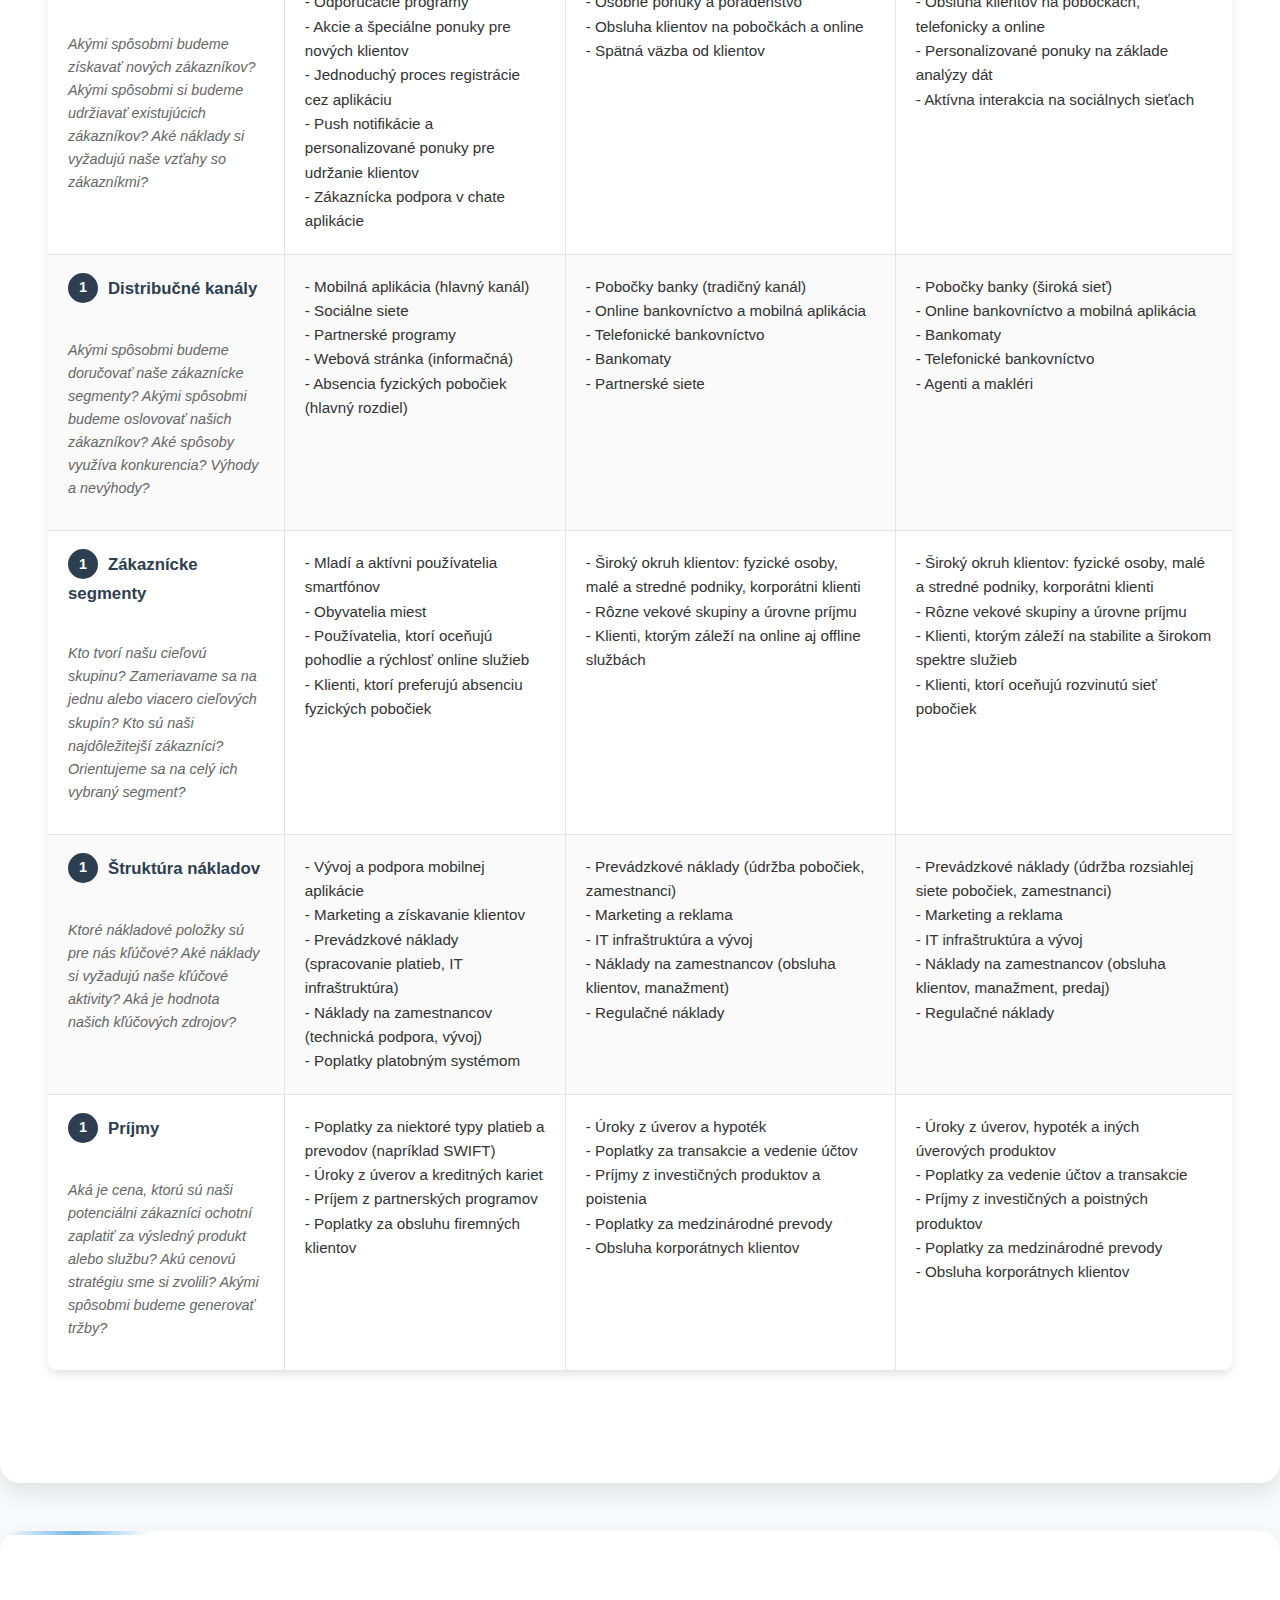
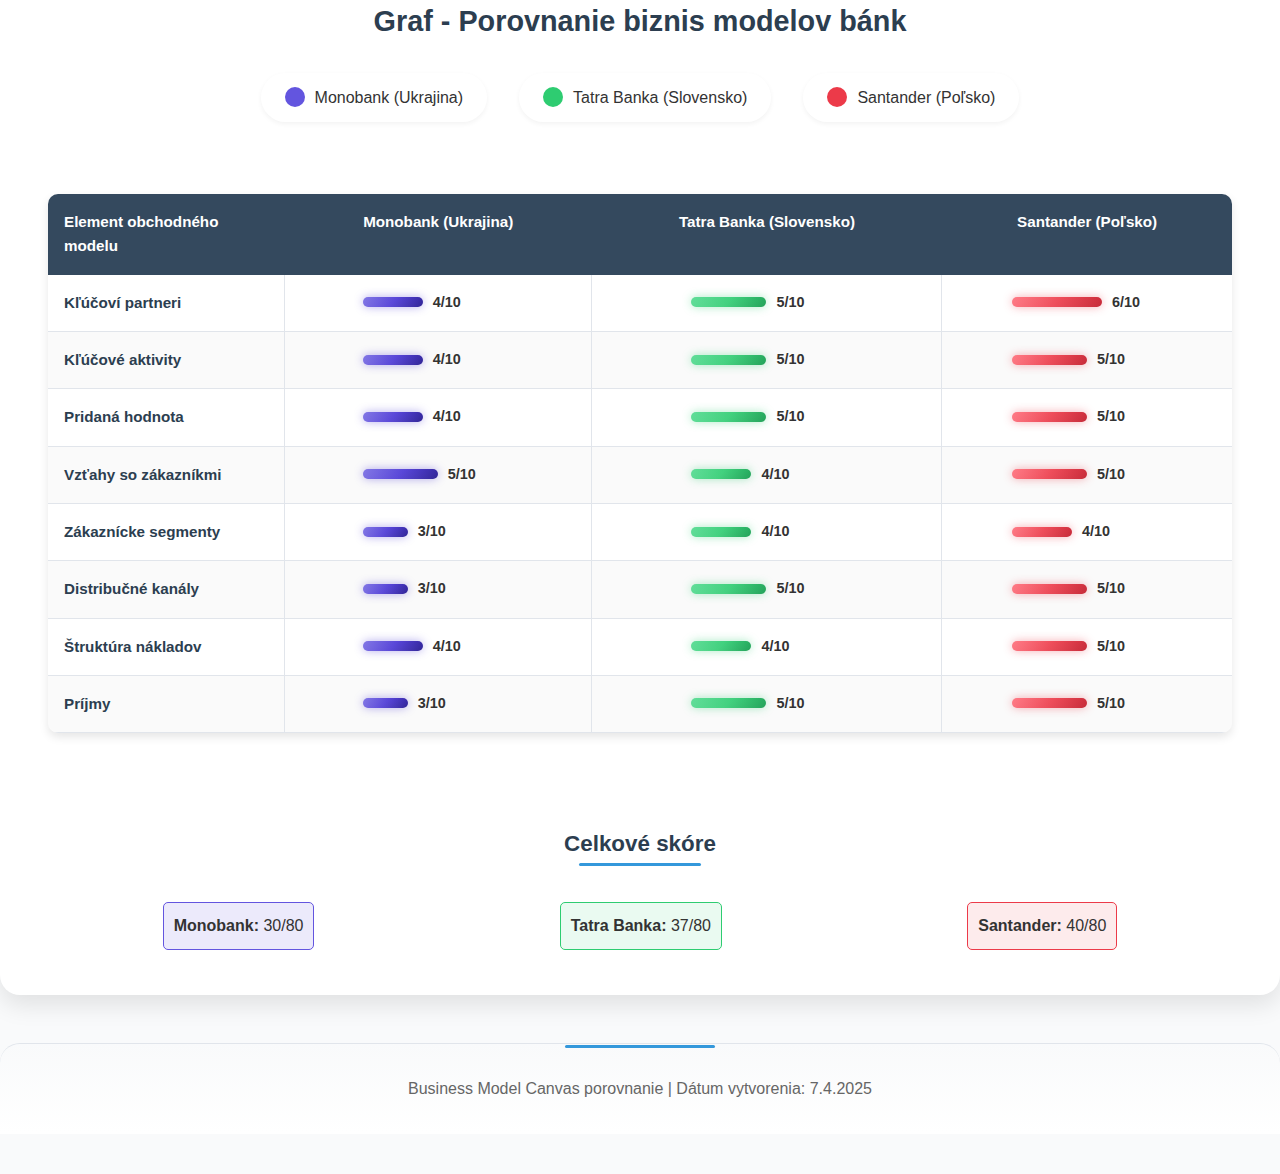
<file: business-model-canvas.html>
<!DOCTYPE html>
<html lang="sk">
<head>
    <meta charset="UTF-8">
    <meta name="viewport" content="width=device-width, initial-scale=1.0">
    <title>Business Model Canvas - Porovnanie bánk</title>
    <style>
        /* Основные переменные и настройки */
        :root {
    /* 🔮 Monobank */
    --monobank-color: #6355df;
    --monobank-color-dark: #322696;
    --monobank-gradient: linear-gradient(135deg, #6355df 0%, #4834d4 50%, #322696 100%);
    --monobank-silver: #c0c0c0;
    --monobank-black: #000000;
    --monobank-white: #ffffff;

    /* 🌿 Tatra banka */
    --tatra-color: #2ecc71;
    --tatra-gradient: linear-gradient(135deg, #39d57f 0%, #2ecc71 50%, #25a25a 100%);
    --tatra-darkgray: #333333;
    --tatra-white: #ffffff;

    /* 🔴 Santander */
    --santander-color: #ec3a49;
    --santander-gradient: linear-gradient(135deg, #ff5a68 0%, #ec3a49 50%, #c62c3a 100%);
    --santander-white: #ffffff;
    --santander-darkgray: #2c2c2c;

            
            /* Цветовая схема сайта */
            --primary-color: #2c3e50;
            --secondary-color: #34495e;
            --accent-color: #3498db;
            --bg-color: #f9fafb;
            --card-bg: #ffffff;
            --text-color: #333;
            --text-light: #666;
            --border-color: #e1e5eb;
            --header-bg: #f8f9fa;
            
            /* Тени */
            --shadow-sm: 0 2px 5px rgba(0, 0, 0, 0.05);
            --shadow-md: 0 4px 10px rgba(0, 0, 0, 0.1);
            --shadow-lg: 0 10px 25px rgba(0, 0, 0, 0.1);
            --shadow-hover: 0 15px 35px rgba(0, 0, 0, 0.1);
            
            /* Анимация */
            --transition-fast: 0.2s ease;
            --transition-normal: 0.3s ease;
            --transition-slow: 0.5s ease;
}

        /* Сброс и основные стили */
        * {
            box-sizing: border-box;
            margin: 0;
            padding: 0;
        }

        body {
            font-family: 'Inter', 'Segoe UI', -apple-system, BlinkMacSystemFont, Roboto, sans-serif;
            line-height: 1.6;
            color: var(--text-color);
            background: var(--bg-color);
            padding: 0;
            overflow-x: hidden;
            font-size: 16px;
        }

        /* Стили типографики */
        h1, h2, h3, h4, h5, h6 {
            font-weight: 700;
            line-height: 1.3;
            margin-bottom: 1rem;
            color: var(--primary-color);
        }

        h1 {
            font-size: 2.5rem;
            letter-spacing: -0.5px;
            margin-bottom: 1.5rem;
            text-align: center;
            background: linear-gradient(90deg, var(--primary-color), var(--accent-color));
            -webkit-background-clip: text;
            -webkit-text-fill-color: transparent;
            background-clip: text;
            text-fill-color: transparent;
        }

        h2 {
            font-size: 2rem;
            margin: 2.5rem 0 1.5rem;
            position: relative;
            padding-bottom: 0.75rem;
        }

        h2::after {
            content: '';
            position: absolute;
            bottom: 0;
            left: 0;
            width: 80px;
            height: 4px;
            background: var(--accent-color);
            border-radius: 2px;
        }

        h3 {
            font-size: 1.5rem;
            margin: 2rem 0 1rem;
        }

        h4 {
            font-size: 1.25rem;
            margin: 1.5rem 0 1rem;
        }

        /* Макет и контейнеры */
        .container {
            max-width: 1400px;
            margin: 2.5rem auto;
            padding: 0;
            background: transparent;
        }

        .content-wrapper {
            background: var(--card-bg);
            border-radius: 20px;
            box-shadow: var(--shadow-lg);
            padding: 2.5rem;
            margin-bottom: 2.5rem;
            transform: translateY(0);
            transition: transform var(--transition-normal), box-shadow var(--transition-normal);
        }

        .content-wrapper:hover {
            box-shadow: var(--shadow-hover);
            transform: translateY(-5px);
        }

        /* Шапка страницы */
        .header {
            text-align: center;
            padding: 3rem 1.5rem 2rem;
            background: linear-gradient(135deg, var(--primary-color), var(--secondary-color));
            margin-bottom: 2.5rem;
            border-radius: 20px;
            position: relative;
            overflow: hidden;
            box-shadow: var(--shadow-lg);
        }

        .header::before {
            content: '';
            position: absolute;
            top: 0;
            left: 0;
            right: 0;
            bottom: 0;
            background: radial-gradient(circle at 70% 30%, rgba(255, 255, 255, 0.1) 0%, rgba(255, 255, 255, 0) 60%);
        }

        .header h1 {
            color: white;
            background: transparent;
            -webkit-text-fill-color: white;
            text-fill-color: white;
            margin-bottom: 1rem;
            position: relative;
            font-size: 2.75rem;
            text-shadow: 0 2px 10px rgba(0, 0, 0, 0.2);
        }

        .header p {
            color: rgba(255, 255, 255, 0.85);
            max-width: 700px;
            margin: 0 auto;
            font-size: 1.1rem;
        }

        /* Индикаторы банков */
        .bank-indicators {
            display: flex;
            flex-wrap: wrap;
            justify-content: center;
            gap: 15px;
            margin: 2rem 0;
        }

        .bank-indicator {
            padding: 15px 25px;
            border-radius: 50px;
            font-weight: 700;
            display: flex;
            align-items: center;
            color: white;
            transition: transform var(--transition-fast), box-shadow var(--transition-fast);
            box-shadow: var(--shadow-md);
            position: relative;
            overflow: hidden;
        }

        .bank-indicator::before {
            content: '';
            position: absolute;
            top: 0;
            left: 0;
            right: 0;
            bottom: 0;
            background: rgba(255, 255, 255, 0.1);
            opacity: 0;
            transition: opacity var(--transition-fast);
        }

        .bank-indicator:hover {
            transform: translateY(-5px);
            box-shadow: var(--shadow-lg);
        }

        .bank-indicator:hover::before {
            opacity: 1;
        }

        .bank-indicator .score {
            margin-left: 15px;
            padding: 5px 15px;
            background: rgba(255, 255, 255, 0.2);
            border-radius: 20px;
            font-size: 0.9em;
            backdrop-filter: blur(5px);
            -webkit-backdrop-filter: blur(5px);
            transition: background var(--transition-fast);
        }

        .bank-indicator:hover .score {
            background: rgba(255, 255, 255, 0.3);
        }

        .monobank {
            background: var(--monobank-gradient);
        }

        .tatra {
            background: var(--tatra-gradient);
        }

        .santander {
            background: var(--santander-gradient);
        }

        /* Таблица сравнения */
        .table-container {
            overflow-x: auto;
            margin-bottom: 2.5rem;
            padding: 0.5rem;
        }

        table {
            width: 100%;
            border-collapse: separate;
            border-spacing: 0;
            margin: 1.5rem 0;
            font-size: 0.95rem;
            border-radius: 10px;
            overflow: hidden;
            box-shadow: var(--shadow-md);
        }

        th, td {
            padding: 1.25rem;
            text-align: left;
            border: none;
            vertical-align: top;
            position: relative;
        }

        th {
            background-color: var(--primary-color);
            color: white;
            font-weight: 600;
            position: sticky;
            top: 0;
            z-index: 10;
        }

        th:first-child {
            width: 20%;
        }

        tr {
            background-color: var(--card-bg);
            transition: background-color var(--transition-fast);
        }

        tr:nth-child(even) {
            background-color: rgba(0, 0, 0, 0.02);
        }

        tr:hover {
            background-color: rgba(52, 152, 219, 0.05);
        }

        td {
            border-bottom: 1px solid var(--border-color);
        }

        td:not(:last-child) {
            border-right: 1px solid var(--border-color);
        }

        td strong {
            display: block;
            margin-bottom: 10px;
            color: var(--primary-color);
            font-size: 1.05rem;
        }

        td em {
            font-size: 0.9rem;
            color: var(--text-light);
            display: block;
            margin-bottom: 10px;
            font-style: italic;
        }

        td ul {
            padding-left: 1.5rem;
            margin: 0.5rem 0;
        }

        td li {
            margin-bottom: 0.5rem;
        }

        /* Счетчик строк таблицы (для визуального эффекта) */
        tr td:first-child {
            counter-increment: row-num;
        }

        tr td:first-child strong::before {
            content: counter(row-num);
            display: inline-flex;
            align-items: center;
            justify-content: center;
            width: 30px;
            height: 30px;
            background-color: var(--primary-color);
            color: white;
            border-radius: 50%;
            margin-right: 10px;
            font-size: 0.9rem;
            position: relative;
            top: -2px;
        }

        /* График сравнения */
        .chart-section {
            margin: 3rem 0;
            background-color: var(--card-bg);
            padding: 2.5rem;
            border-radius: 20px;
            box-shadow: var(--shadow-lg);
            position: relative;
            overflow: hidden;
        }

        .chart-section::after {
            content: '';
            position: absolute;
            top: 0;
            right: 0;
            width: 150px;
            height: 150px;
            background: linear-gradient(135deg, rgba(52, 152, 219, 0.1), rgba(52, 152, 219, 0));
            border-radius: 0 0 0 150px;
            z-index: 0;
        }

        .chart-section h3 {
            position: relative;
            text-align: center;
            font-size: 1.8rem;
            margin-bottom: 2rem;
            z-index: 1;
        }

        .chart-legend {
            display: flex;
            justify-content: center;
            flex-wrap: wrap;
            gap: 2rem;
            margin: 1.5rem 0 2.5rem;
            z-index: 1;
            position: relative;
        }

        .legend-item {
            display: flex;
            align-items: center;
            padding: 0.75rem 1.5rem;
            background: white;
            border-radius: 50px;
            box-shadow: var(--shadow-sm);
            transition: transform var(--transition-fast), box-shadow var(--transition-fast);
        }

        .legend-item:hover {
            transform: translateY(-3px);
            box-shadow: var(--shadow-md);
        }

        .legend-color {
            width: 20px;
            height: 20px;
            margin-right: 10px;
            border-radius: 50%;
        }

        .chart-table {
            box-shadow: var(--shadow-md);
            border-radius: 10px;
            overflow: hidden;
            z-index: 1;
            position: relative;
        }

        .chart-table th, 
        .chart-table td {
            text-align: center;
            padding: 1rem;
        }

        .chart-table th {
            background-color: var(--secondary-color);
            font-weight: 600;
        }

        .chart-table th:first-child {
            text-align: left;
        }

        .chart-table td:first-child {
            text-align: left;
            font-weight: 600;
            color: var(--primary-color);
        }

        .chart-table tr:hover {
            background-color: rgba(52, 152, 219, 0.05);
        }

        /* Индикатор значения в таблице */
        .value-indicator {
            display: flex;
            align-items: center;
            justify-content: flex-start;
            margin: 0 auto;
            max-width: 150px;
            position: relative;
        }

        .value-bar {
            height: 10px;
            border-radius: 5px;
            margin-right: 10px;
            position: relative;
            overflow: hidden;
            transition: width var(--transition-slow), transform var(--transition-fast);
            transform-origin: left center;
        }

        .value-bar::after {
            content: '';
            position: absolute;
            top: 0;
            left: 0;
            right: 0;
            bottom: 0;
            background: linear-gradient(90deg, rgba(255, 255, 255, 0.2), rgba(255, 255, 255, 0));
            animation: shimmer 2s infinite;
        }

        @keyframes shimmer {
            0% { transform: translateX(-100%); }
            100% { transform: translateX(100%); }
        }

        .value-indicator:hover .value-bar {
            height: 12px;
            transform: scaleY(1.2);
        }

        .value-indicator span {
            font-weight: 600;
            font-size: 0.9rem;
        }

        .monobank-value {
            background: var(--monobank-gradient);
            box-shadow: 0 0 10px rgba(72, 52, 212, 0.4);
        }

        .tatra-value {
            background: var(--tatra-gradient);
            box-shadow: 0 0 10px rgba(46, 204, 113, 0.4);
        }

        .santander-value {
            background: var(--santander-gradient);
            box-shadow: 0 0 10px rgba(236, 58, 73, 0.4);
        }

        /* Общий результат */
        .chart-summary {
            margin-top: 3rem;
            text-align: center;
            position: relative;
            z-index: 1;
        }

        .chart-summary h4 {
            font-size: 1.4rem;
            margin-bottom: 1.5rem;
            position: relative;
            display: inline-block;
        }

        .chart-summary h4::after {
            content: '';
            position: absolute;
            bottom: -8px;
            left: 10%;
            width: 80%;
            height: 3px;
            background: var(--accent-color);
            border-radius: 3px;
        }

        .score-cards {
            display: flex;
            justify-content: space-around;
            flex-wrap: wrap;
            gap: 20px;
        }

        .score-card {
            padding: 1.5rem;
            border-radius: 15px;
            flex: 1;
            min-width: 200px;
            max-width: 300px;
            transition: transform var(--transition-normal), box-shadow var(--transition-normal);
            position: relative;
            overflow: hidden;
        }

        .score-card::before {
            content: '';
            position: absolute;
            top: 0;
            left: 0;
            right: 0;
            bottom: 0;
            background: rgba(255, 255, 255, 0.1);
            transform: translateY(100%);
            transition: transform var(--transition-normal);
        }

        .score-card:hover {
            transform: translateY(-10px);
            box-shadow: var(--shadow-lg);
        }

        .score-card:hover::before {
            transform: translateY(0);
        }

        .score-card strong {
            font-size: 1.2rem;
            margin-bottom: 0.5rem;
            display: block;
            color: white;
        }

        .score-card .score-value {
            font-size: 2rem;
            font-weight: 700;
            color: white;
        }

        .monobank-card {
            background: var(--monobank-gradient);
            box-shadow: 0 5px 15px rgba(72, 52, 212, 0.3);
        }

        .tatra-card {
            background: var(--tatra-gradient);
            box-shadow: 0 5px 15px rgba(46, 204, 113, 0.3);
        }

        .santander-card {
            background: var(--santander-gradient);
            box-shadow: 0 5px 15px rgba(236, 58, 73, 0.3);
        }

        /* Подвал */
        .footer {
            text-align: center;
            margin-top: 3rem;
            padding: 2rem 1rem;
            color: var(--text-light);
            border-top: 1px solid var(--border-color);
            position: relative;
            background: linear-gradient(to bottom, var(--bg-color), white);
            border-radius: 20px 20px 0 0;
        }

        .footer::before {
            content: '';
            position: absolute;
            top: 1px;
            left: 50%;
            transform: translateX(-50%);
            width: 150px;
            height: 3px;
            background: var(--accent-color);
            border-radius: 3px;
        }

        .footer p {
            margin: 0;
            font-weight: 500;
        }

        /* Анимация при загрузке страницы */
        @keyframes fadeInUp {
            from { opacity: 0; transform: translateY(20px); }
            to { opacity: 1; transform: translateY(0); }
        }

        .header, .bank-indicators, .content-wrapper, .chart-section, .footer {
            animation: fadeInUp var(--transition-slow) both;
        }

        .header { animation-delay: 0.1s; }
        .bank-indicators { animation-delay: 0.3s; }
        .content-wrapper { animation-delay: 0.5s; }
        .chart-section { animation-delay: 0.7s; }
        .footer { animation-delay: 0.9s; }

        /* Анимация прогресс-баров */
        @keyframes growBar {
            from { width: 0; }
        }

        .value-bar {
            animation: growBar 1.5s ease-out forwards;
        }

        /* Улучшенная версия общего результата */
        .chart-summary .score-cards {
            margin-top: 2rem;
        }

        /* Медиа-запросы */
        @media (max-width: 1200px) {
            .container {
                max-width: 95%;
            }
            
            h1 {
                font-size: 2.3rem;
            }
            
            h2 {
                font-size: 1.8rem;
            }
            
            .content-wrapper, .chart-section {
                padding: 2rem;
            }
        }

        @media (max-width: 992px) {
            h1 {
                font-size: 2rem;
            }
            
            h2 {
                font-size: 1.6rem;
            }
            
            h3 {
                font-size: 1.4rem;
            }
            
            .bank-indicator {
                padding: 12px 20px;
            }
            
            th, td {
                padding: 1rem;
            }
        }

        @media (max-width: 768px) {
            body {
                font-size: 15px;
            }
            
            h1 {
                font-size: 1.8rem;
            }
            
            h2 {
                font-size: 1.5rem;
            }
            
            h3 {
                font-size: 1.3rem;
            }
            
            .content-wrapper, .chart-section {
                padding: 1.5rem;
                border-radius: 15px;
            }
            
            .header {
                padding: 2rem 1rem;
            }
            
            .bank-indicator {
                width: 100%;
                max-width: 300px;
                justify-content: space-between;
            }
            
            th, td {
                padding: 0.8rem;
                font-size: 0.85rem;
            }
            
            td strong {
                font-size: 1rem;
            }
            
            .chart-table th, 
            .chart-table td {
                padding: 0.75rem 0.5rem;
            }
            
            .value-indicator {
                max-width: 120px;
            }
            
            .score-card {
                min-width: 150px;
                padding: 1.25rem;
            }
        }

        @media (max-width: 480px) {
            body {
                font-size: 14px;
            }
            
            .container {
                max-width: 100%;
                margin: 1rem auto;
            }
            
            h1 {
                font-size: 1.6rem;
            }
            
            h2 {
                font-size: 1.4rem;
            }
            
            .content-wrapper, .chart-section {
                padding: 1.25rem;
                border-radius: 12px;
            }
            
            td strong {
                font-size: 0.95rem;
            }
            
            td em {
                font-size: 0.8rem;
            }
            
            .chart-legend {
                gap: 1rem;
            }
            
            .legend-item {
                padding: 0.5rem 1rem;
                font-size: 0.85rem;
            }
            
            .legend-color {
                width: 15px;
                height: 15px;
            }
            
            .value-indicator span {
                font-size: 0.8rem;
            }
            
            .chart-summary h4 {
                font-size: 1.2rem;
            }
            
            .score-card {
                padding: 1rem;
            }
            
            .score-card strong {
                font-size: 1rem;
            }
            
            .score-card .score-value {
                font-size: 1.6rem;
            }
        }

        /* Дополнительные улучшения HTML-структуры */
        /* Добавьте эти классы в соответствующие элементы в HTML */

        /* Обертка для заголовка */
        .header {
            background-attachment: fixed;
        }

        /* Добавляем стили для общего обзора */
        .overview-section {
            background: white;
            padding: 2.5rem;
            border-radius: 20px;
            box-shadow: var(--shadow-lg);
            margin-bottom: 2.5rem;
            position: relative;
            overflow: hidden;
        }

        .overview-section::before {
            content: '';
            position: absolute;
            bottom: 0;
            right: 0;
            width: 200px;
            height: 200px;
            background: radial-gradient(circle at center, rgba(52, 152, 219, 0.1), transparent);
            border-radius: 50%;
            z-index: 0;
        }

        /* Горизонтальные линии для лучшей читаемости таблицы */
        tr:not(:last-child) td {
            border-bottom: 1px solid var(--border-color);
        }

        /* Анимированный прогресс для итоговых результатов */
        .circular-progress {
            position: relative;
            width: 120px;
            height: 120px;
            margin: 1rem auto;
            border-radius: 50%;
            display: flex;
            justify-content: center;
            align-items: center;
        }

        .progress-bg {
            position: absolute;
            width: 100%;
            height: 100%;
            border-radius: 50%;
            background: rgba(255, 255, 255, 0.2);
        }

        .progress-fill {
            position: absolute;
            width: 100%;
            height: 100%;
            border-radius: 50%;
            clip: rect(0, 60px, 120px, 0);
            transform: rotate(0deg);
            transform-origin: center;
            transition: transform 1.5s ease-out;
        }

        .monobank-card .progress-fill { 
            background-color: rgba(255, 255, 255, 0.3);
        }

        .tatra-card .progress-fill { 
            background-color: rgba(255, 255, 255, 0.3);
        }

        .santander-card .progress-fill { 
            background-color: rgba(255, 255, 255, 0.3);
        }

        .progress-value {
            position: relative;
            z-index: 2;
            font-size: 1.8rem;
            font-weight: 700;
            color: white;
        }

        /* Эффект наложения для более глубоких теней */
        .content-wrapper::after,
        .chart-section::after,
        .overview-section::after {
            content: '';
            position: absolute;
            top: 0;
            left: 0;
            right: 0;
            height: 4px;
            background: linear-gradient(90deg, transparent, var(--accent-color), transparent);
            opacity: 0.7;
        }

        /* Анимация мигания для привлечения внимания к важным элементам */
        @keyframes soft-pulse {
            0% { opacity: 0.8; }
            50% { opacity: 1; }
            100% { opacity: 0.8; }
        }

        .bank-indicator .score {
            animation: soft-pulse 3s infinite;
        }

        /* Улучшенный внешний вид для мобильных устройств */
        @media (max-width: 480px) {
            .content-wrapper, .chart-section, .overview-section {
                margin-left: -0.5rem;
                margin-right: -0.5rem;
                width: calc(100% + 1rem);
                border-radius: 12px;
            }
            
            .header {
                margin-left: -0.5rem;
                margin-right: -0.5rem;
                width: calc(100% + 1rem);
            }
        }
    </style>
</head>
<body>
    <div class="container">
        <div class="header">
            <h1>Business Model Canvas – Porovnanie bánk</h1>
            <p>Komplexná analýza obchodných modelov moderných bankových inštitúcií</p>
        </div>
        
        <div class="content-wrapper">
            <div class="bank-indicators">
                <div class="bank-indicator monobank">
                    Monobank <span class="score">Ukrajina</span>
                </div>
                <div class="bank-indicator santander">
                    Santander <span class="score">Poľsko</span>
                </div>
                <div class="bank-indicator tatra">
                    Tatra Banka <span class="score">Slovensko</span>
                </div>
            </div>
            
            <h2>Porovnanie modelov bankovníctva</h2>
            
            <div class="table-container">
                <table>
                    <tr>
                        <th>Element obchodného modelu (Otázka)</th>
                        <th>Monobank (Ukrajina)</th>
                        <th>Tatra Banka (Slovensko)</th>
                        <th>Santander (Poľsko)</th>
                    </tr>
                    <tr>
                        <td><strong>Kľúčoví partneri</strong><br><em>Kto sú naši kľúčoví partneri? Aké kľúčové zdroje môžu naši partneri ponúknuť? Aké kľúčové aktivity vykonávajú naši partneri?</em></td>
                        <td>- Platobné systémy (Visa, Mastercard)<br>- Technologické spoločnosti (vývojári softvéru, cloudové služby)<br>- Štátne inštitúcie (pre integráciu so štátnymi službami)<br>- Iné finančné inštitúcie (pre medzibankové prevody)</td>
                        <td>- Platobné systémy (Visa, Mastercard)<br>- Technologické spoločnosti (vývojári softvéru, cloudové služby)<br>- Štátne inštitúcie<br>- Poisťovne<br>- Investičné fondy</td>
                        <td>- Platobné systémy (Visa, Mastercard)<br>- Technologické spoločnosti<br>- Štátne inštitúcie<br>- Iné banky skupiny Santander<br>- Poisťovne<br>- Retailoví predajcovia (pre co-brandované karty)</td>
                    </tr>
                    <tr>
                        <td><strong>Kľúčové aktivity</strong><br><em>Aké kľúčové aktivity si vyžaduje vytvorenie očakávanej pridanej hodnoty? Výroba? Výskum a vývoj? Distribúcia? Marketing?</em></td>
                        <td>- Vývoj a podpora mobilnej aplikácie<br>- Spracovanie platieb a prevodov<br>- Poskytovanie úverov (spotrebiteľské, karty)<br>- Obsluha klientov cez online kanály<br>- Marketing a získavanie nových klientov</td>
                        <td>- Poskytovanie širokého spektra bankových služieb (úvery, vklady, investície, poistenie)<br>- Rozvoj digitálnych kanálov<br>- Obsluha klientov cez rôzne kanály (online, pobočky)<br>- Riadenie rizík<br>- Marketing a predaj</td>
                        <td>- Poskytovanie širokého spektra bankových služieb (úvery, vklady, hypotéky, poistenie)<br>- Rozvoj digitálnych kanálov a online služieb<br>- Obsluha klientov cez pobočky a online kanály<br>- Marketing a propagácia produktov<br>- Dodržiavanie regulačných požiadaviek</td>
                    </tr>
                    <tr>
                        <td><strong>Pridaná hodnota</strong><br><em>Akú pridanú hodnotu ponúkate? Akú potrebu klientov plánujeme ponúknuť zákazníkom? Aké problémy budeme riešiť? Na akú príležitosť reagujeme? Aký produkt alebo službu plánujeme ponúknuť zákazníkom? Aké minimálne parametre plánovaného produktu alebo služby, aby ich bolo možné umiestniť na trh?</em></td>
                        <td>- Pohodlná a intuitívna mobilná aplikácia<br>- Rýchle a bezplatné prevody<br>- Jednoduché a dostupné úverové produkty<br>- Nepretržitá online podpora<br>- Inovatívne finančné nástroje (napríklad "banky v banke")</td>
                        <td>- Široký sortiment finančných služieb na jednom mieste<br>- Spoľahlivosť a stabilita veľkej banky<br>- Individuálny prístup ku klientom<br>- Rozvinutá sieť pobočiek a online služieb<br>- Profesionálna expertíza a poradenstvo</td>
                        <td>- Široký sortiment finančných služieb pre fyzické a právnické osoby<br>- Konkurenčné úrokové sadzby<br>- Rozvinutá sieť pobočiek po celom Poľsku<br>- Prístup k medzinárodnej sieti Santander<br>- Digitálne riešenia a online bankovníctvo</td>
                    </tr>
                    <tr>
                        <td><strong>Vzťahy so zákazníkmi</strong><br><em>Akými spôsobmi budeme získavať nových zákazníkov? Akými spôsobmi si budeme udržiavať existujúcich zákazníkov? Aké náklady si vyžadujú naše vzťahy so zákazníkmi?</em></td>
                        <td>- Online reklama a marketing na sociálnych sieťach<br>- Odporúčacie programy<br>- Akcie a špeciálne ponuky pre nových klientov<br>- Jednoduchý proces registrácie cez aplikáciu<br>- Push notifikácie a personalizované ponuky pre udržanie klientov<br>- Zákaznícka podpora v chate aplikácie</td>
                        <td>- Marketingové kampane<br>- Vernostné programy<br>- Osobné ponuky a poradenstvo<br>- Obsluha klientov na pobočkách a online<br>- Spätná väzba od klientov</td>
                        <td>- Reklamné kampane a sponzoring<br>- Vernostné programy a zľavy<br>- Obsluha klientov na pobočkách, telefonicky a online<br>- Personalizované ponuky na základe analýzy dát<br>- Aktívna interakcia na sociálnych sieťach</td>
                    </tr>
                    <tr>
                        <td><strong>Distribučné kanály</strong><br><em>Akými spôsobmi budeme doručovať naše zákaznícke segmenty? Akými spôsobmi budeme oslovovať našich zákazníkov? Aké spôsoby využíva konkurencia? Výhody a nevýhody?</em></td>
                        <td>- Mobilná aplikácia (hlavný kanál)<br>- Sociálne siete<br>- Partnerské programy<br>- Webová stránka (informačná)<br>- Absencia fyzických pobočiek (hlavný rozdiel)</td>
                        <td>- Pobočky banky (tradičný kanál)<br>- Online bankovníctvo a mobilná aplikácia<br>- Telefonické bankovníctvo<br>- Bankomaty<br>- Partnerské siete</td>
                        <td>- Pobočky banky (široká sieť)<br>- Online bankovníctvo a mobilná aplikácia<br>- Bankomaty<br>- Telefonické bankovníctvo<br>- Agenti a makléri</td>
                    </tr>
                    <tr>
                        <td><strong>Zákaznícke segmenty</strong><br><em>Kto tvorí našu cieľovú skupinu? Zameriavame sa na jednu alebo viacero cieľových skupín? Kto sú naši najdôležitejší zákazníci? Orientujeme sa na celý ich vybraný segment?</em></td>
                        <td>- Mladí a aktívni používatelia smartfónov<br>- Obyvatelia miest<br>- Používatelia, ktorí oceňujú pohodlie a rýchlosť online služieb<br>- Klienti, ktorí preferujú absenciu fyzických pobočiek</td>
                        <td>- Široký okruh klientov: fyzické osoby, malé a stredné podniky, korporátni klienti<br>- Rôzne vekové skupiny a úrovne príjmu<br>- Klienti, ktorým záleží na online aj offline službách</td>
                        <td>- Široký okruh klientov: fyzické osoby, malé a stredné podniky, korporátni klienti<br>- Rôzne vekové skupiny a úrovne príjmu<br>- Klienti, ktorým záleží na stabilite a širokom spektre služieb<br>- Klienti, ktorí oceňujú rozvinutú sieť pobočiek</td>
                    </tr>
                    <tr>
                        <td><strong>Štruktúra nákladov</strong><br><em>Ktoré nákladové položky sú pre nás kľúčové? Aké náklady si vyžadujú naše kľúčové aktivity? Aká je hodnota našich kľúčových zdrojov?</em></td>
                        <td>- Vývoj a podpora mobilnej aplikácie<br>- Marketing a získavanie klientov<br>- Prevádzkové náklady (spracovanie platieb, IT infraštruktúra)<br>- Náklady na zamestnancov (technická podpora, vývoj)<br>- Poplatky platobným systémom</td>
                        <td>- Prevádzkové náklady (údržba pobočiek, zamestnanci)<br>- Marketing a reklama<br>- IT infraštruktúra a vývoj<br>- Náklady na zamestnancov (obsluha klientov, manažment)<br>- Regulačné náklady</td>
                        <td>- Prevádzkové náklady (údržba rozsiahlej siete pobočiek, zamestnanci)<br>- Marketing a reklama<br>- IT infraštruktúra a vývoj<br>- Náklady na zamestnancov (obsluha klientov, manažment, predaj)<br>- Regulačné náklady</td>
                    </tr>
                    <tr>
                        <td><strong>Príjmy</strong><br><em>Aká je cena, ktorú sú naši potenciálni zákazníci ochotní zaplatiť za výsledný produkt alebo službu? Akú cenovú stratégiu sme si zvolili? Akými spôsobmi budeme generovať tržby?</em></td>
                        <td>- Poplatky za niektoré typy platieb a prevodov (napríklad SWIFT)<br>- Úroky z úverov a kreditných kariet<br>- Príjem z partnerských programov<br>- Poplatky za obsluhu firemných klientov</td>
                        <td>- Úroky z úverov a hypoték<br>- Poplatky za transakcie a vedenie účtov<br>- Príjmy z investičných produktov a poistenia<br>- Poplatky za medzinárodné prevody<br>- Obsluha korporátnych klientov</td>
                        <td>- Úroky z úverov, hypoték a iných úverových produktov<br>- Poplatky za vedenie účtov a transakcie<br>- Príjmy z investičných a poistných produktov<br>- Poplatky za medzinárodné prevody<br>- Obsluha korporátnych klientov</td>
                    </tr>
                </table>
            </div>
        </div>

        <div class="chart-section">
            <h3>Graf - Porovnanie biznis modelov bánk</h3>
            
            <div class="chart-legend">
                <div class="legend-item">
                    <div class="legend-color" style="background-color: var(--monobank-color);"></div>
                    <span>Monobank (Ukrajina)</span>
                </div>
                <div class="legend-item">
                    <div class="legend-color" style="background-color: var(--tatra-color);"></div>
                    <span>Tatra Banka (Slovensko)</span>
                </div>
                <div class="legend-item">
                    <div class="legend-color" style="background-color: var(--santander-color);"></div>
                    <span>Santander (Poľsko)</span>
                </div>
            </div>
            
            <div class="table-container">
                <table class="chart-table">
                    <thead>
                        <tr>
                            <th>Element obchodného modelu</th>
                            <th>Monobank (Ukrajina)</th>
                            <th>Tatra Banka (Slovensko)</th>
                            <th>Santander (Poľsko)</th>
                        </tr>
                    </thead>
                    <tbody>
                        <tr>
                            <td>Kľúčoví partneri</td>
                            <td>
                                <div class="value-indicator">
                                    <div class="value-bar monobank-value" style="width: 40%;"></div>
                                    <span>4/10</span>
                                </div>
                            </td>
                            <td>
                                <div class="value-indicator">
                                    <div class="value-bar tatra-value" style="width: 50%;"></div>
                                    <span>5/10</span>
                                </div>
                            </td>
                            <td>
                                <div class="value-indicator">
                                    <div class="value-bar santander-value" style="width: 60%;"></div>
                                    <span>6/10</span>
                                </div>
                            </td>
                        </tr>
                        <tr>
                            <td>Kľúčové aktivity</td>
                            <td>
                                <div class="value-indicator">
                                    <div class="value-bar monobank-value" style="width: 40%;"></div>
                                    <span>4/10</span>
                                </div>
                            </td>
                            <td>
                                <div class="value-indicator">
                                    <div class="value-bar tatra-value" style="width: 50%;"></div>
                                    <span>5/10</span>
                                </div>
                            </td>
                            <td>
                                <div class="value-indicator">
                                    <div class="value-bar santander-value" style="width: 50%;"></div>
                                    <span>5/10</span>
                                </div>
                            </td>
                        </tr>
                        <tr>
                            <td>Pridaná hodnota</td>
                            <td>
                                <div class="value-indicator">
                                    <div class="value-bar monobank-value" style="width: 40%;"></div>
                                    <span>4/10</span>
                                </div>
                            </td>
                            <td>
                                <div class="value-indicator">
                                    <div class="value-bar tatra-value" style="width: 50%;"></div>
                                    <span>5/10</span>
                                </div>
                            </td>
                            <td>
                                <div class="value-indicator">
                                    <div class="value-bar santander-value" style="width: 50%;"></div>
                                    <span>5/10</span>
                                </div>
                            </td>
                        </tr>
                        <tr>
                            <td>Vzťahy so zákazníkmi</td>
                            <td>
                                <div class="value-indicator">
                                    <div class="value-bar monobank-value" style="width: 50%;"></div>
                                    <span>5/10</span>
                                </div>
                            </td>
                            <td>
                                <div class="value-indicator">
                                    <div class="value-bar tatra-value" style="width: 40%;"></div>
                                    <span>4/10</span>
                                </div>
                            </td>
                            <td>
                                <div class="value-indicator">
                                    <div class="value-bar santander-value" style="width: 50%;"></div>
                                    <span>5/10</span>
                                </div>
                            </td>
                        </tr>
                        <tr>
                            <td>Zákaznícke segmenty</td>
                            <td>
                                <div class="value-indicator">
                                    <div class="value-bar monobank-value" style="width: 30%;"></div>
                                    <span>3/10</span>
                                </div>
                            </td>
                            <td>
                                <div class="value-indicator">
                                    <div class="value-bar tatra-value" style="width: 40%;"></div>
                                    <span>4/10</span>
                                </div>
                            </td>
                            <td>
                                <div class="value-indicator">
                                    <div class="value-bar santander-value" style="width: 40%;"></div>
                                    <span>4/10</span>
                                </div>
                            </td>
                        </tr>
                        <tr>
                            <td>Distribučné kanály</td>
                            <td>
                                <div class="value-indicator">
                                    <div class="value-bar monobank-value" style="width: 30%;"></div>
                                    <span>3/10</span>
                                </div>
                            </td>
                            <td>
                                <div class="value-indicator">
                                    <div class="value-bar tatra-value" style="width: 50%;"></div>
                                    <span>5/10</span>
                                </div>
                            </td>
                            <td>
                                <div class="value-indicator">
                                    <div class="value-bar santander-value" style="width: 50%;"></div>
                                    <span>5/10</span>
                                </div>
                            </td>
                        </tr>
                        <tr>
                            <td>Štruktúra nákladov</td>
                            <td>
                                <div class="value-indicator">
                                    <div class="value-bar monobank-value" style="width: 40%;"></div>
                                    <span>4/10</span>
                                </div>
                            </td>
                            <td>
                                <div class="value-indicator">
                                    <div class="value-bar tatra-value" style="width: 40%;"></div>
                                    <span>4/10</span>
                                </div>
                            </td>
                            <td>
                                <div class="value-indicator">
                                    <div class="value-bar santander-value" style="width: 50%;"></div>
                                    <span>5/10</span>
                                </div>
                            </td>
                        </tr>
                        <tr>
                            <td>Príjmy</td>
                            <td>
                                <div class="value-indicator">
                                    <div class="value-bar monobank-value" style="width: 30%;"></div>
                                    <span>3/10</span>
                                </div>
                            </td>
                            <td>
                                <div class="value-indicator">
                                    <div class="value-bar tatra-value" style="width: 50%;"></div>
                                    <span>5/10</span>
                                </div>
                            </td>
                            <td>
                                <div class="value-indicator">
                                    <div class="value-bar santander-value" style="width: 50%;"></div>
                                    <span>5/10</span>
                                </div>
                            </td>
                        </tr>
                    </tbody>
                </table>
            </div>
            
            <div class="chart-summary" style="margin-top: 20px; text-align: center;">
                <h4>Celkové skóre</h4>
                <div style="display: flex; justify-content: space-around; margin-top: 15px; flex-wrap: wrap;">
                    <div style="padding: 10px; border-radius: 5px; background-color: rgba(72, 52, 212, 0.1); border: 1px solid var(--monobank-color); margin: 5px;">
                        <strong>Monobank:</strong> 30/80
                    </div>
                    <div style="padding: 10px; border-radius: 5px; background-color: rgba(46, 204, 113, 0.1); border: 1px solid var(--tatra-color); margin: 5px;">
                        <strong>Tatra Banka:</strong> 37/80
                    </div>
                    <div style="padding: 10px; border-radius: 5px; background-color: rgba(236, 58, 73, 0.1); border: 1px solid var(--santander-color); margin: 5px;">
                        <strong>Santander:</strong> 40/80
                    </div>
                </div>
            </div>
        </div>
        
        <div class="footer">
            <p>Business Model Canvas porovnanie | Dátum vytvorenia: 7.4.2025</p>
        </div>
    
        <script>
            document.addEventListener('DOMContentLoaded'), function() {
                // Функция для анимации полос прогресса
                function animateValueBars() {
                    const valueBars = document.querySelectorAll('.value-bar');
                }
            }
</file>
